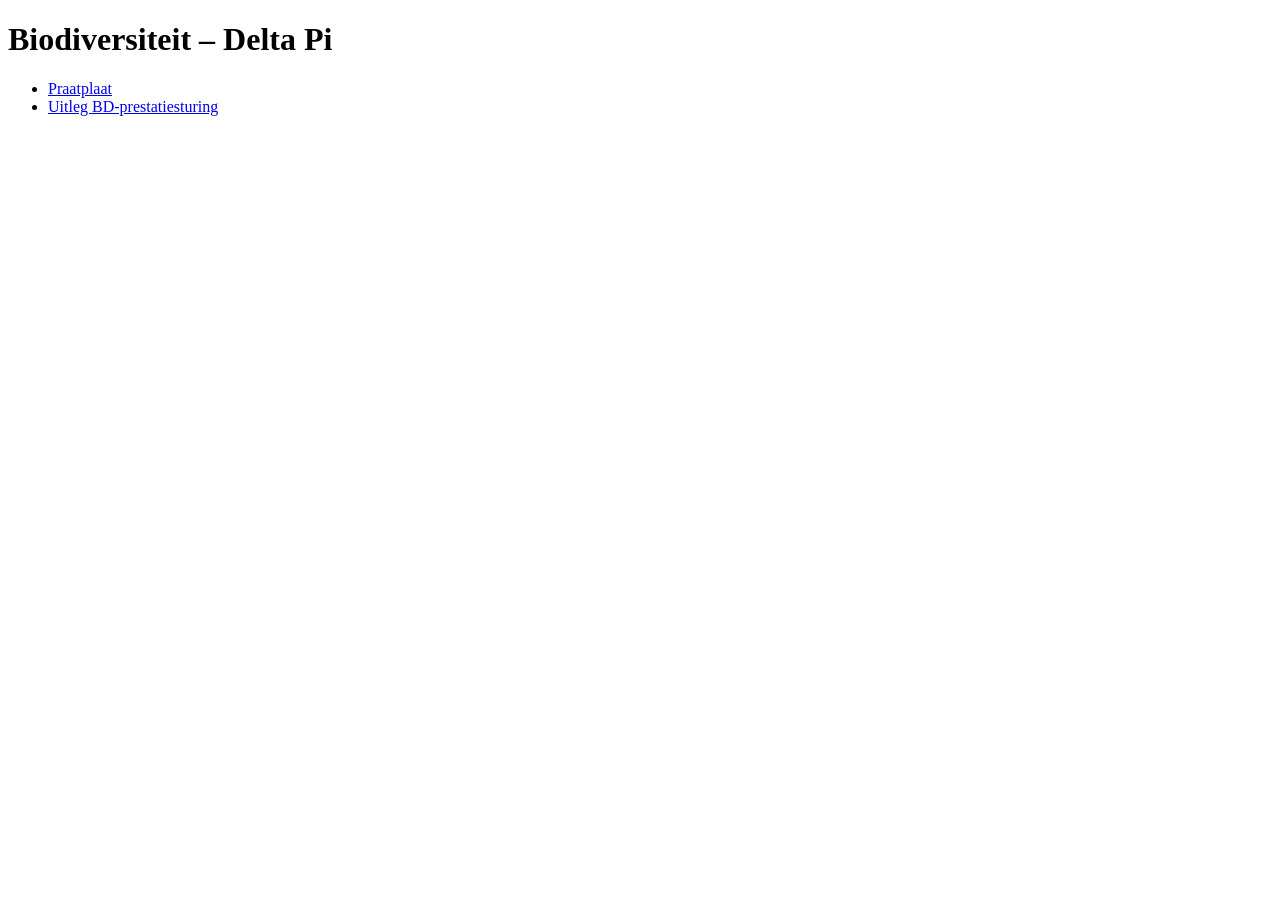
<file: index.html>
<!doctype html><meta charset="utf-8"><title>Biodiversiteit – Delta Pi</title>
<h1>Biodiversiteit – Delta Pi</h1><ul>
<li><a href="praatplaat/">Praatplaat</a></li>
<li><a href="uitleg-bd-prestatiesturing/">Uitleg BD-prestatiesturing</a></li></ul>
</file>
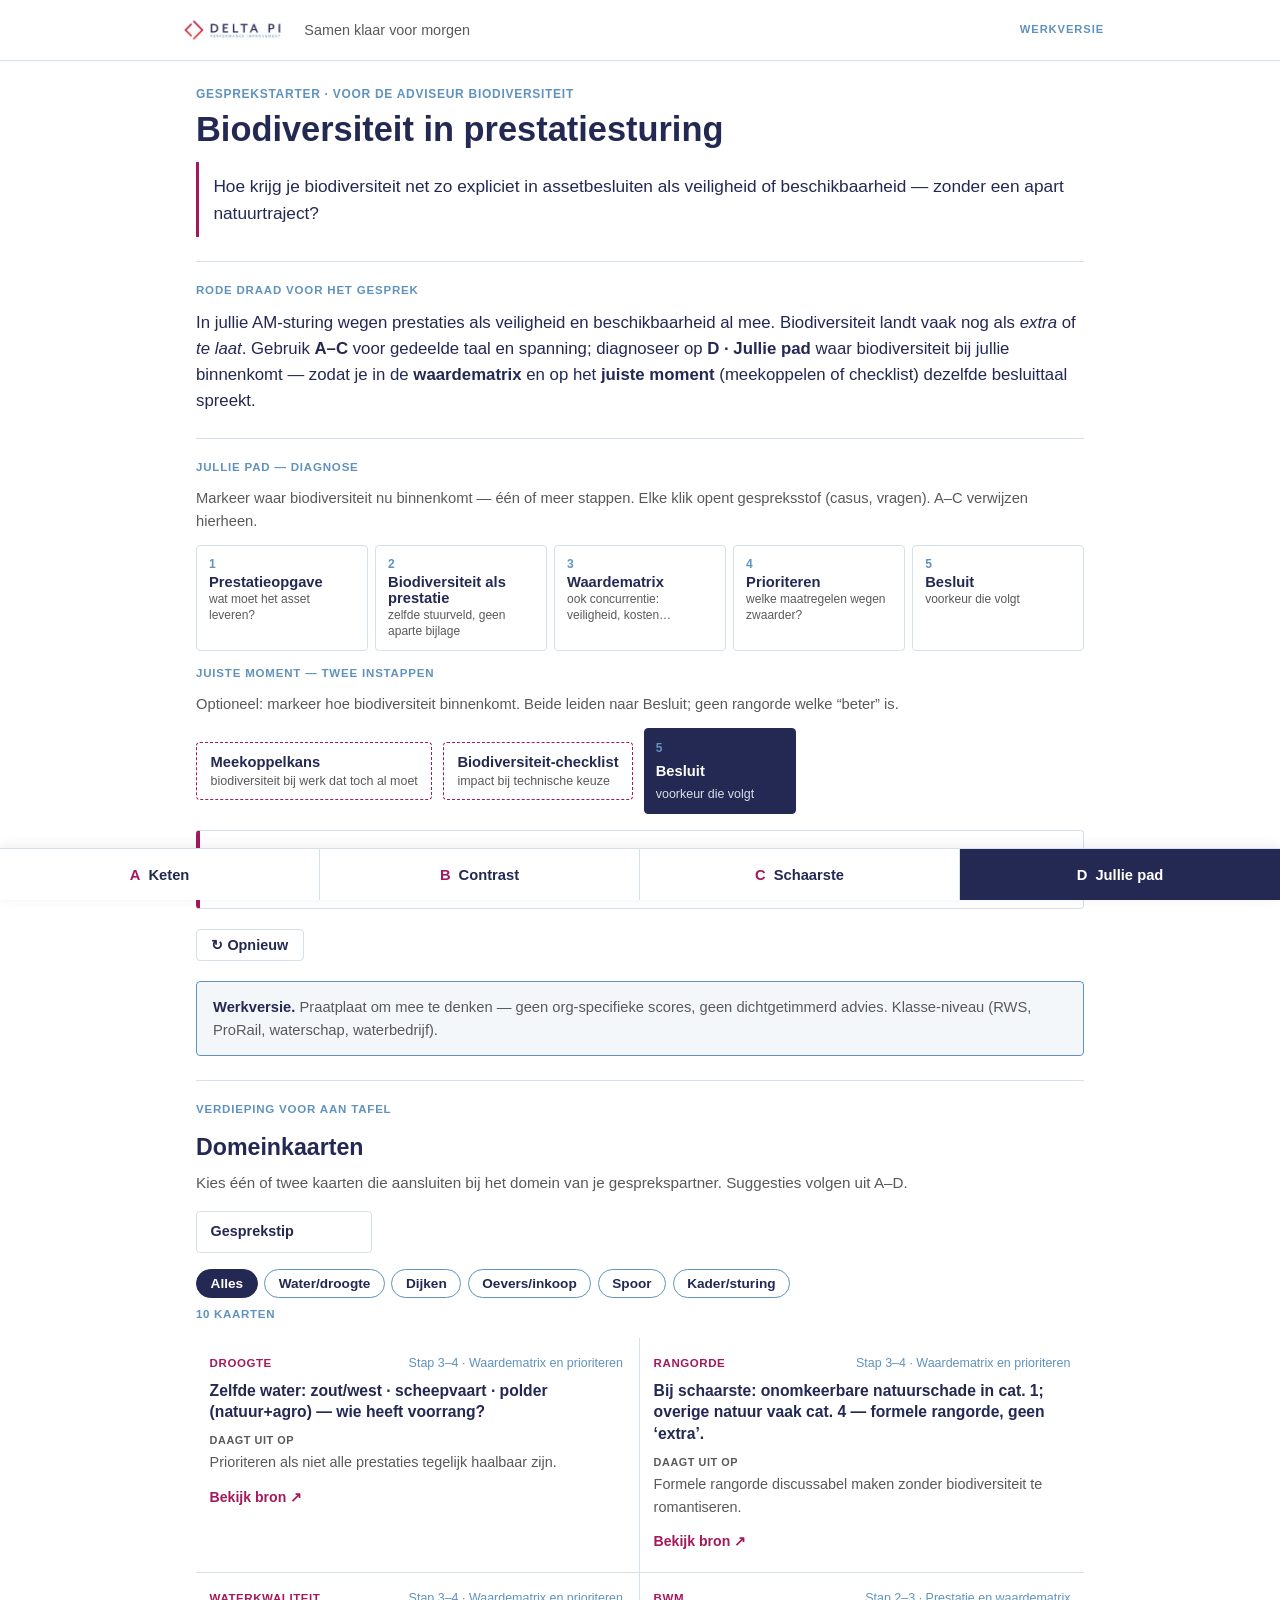
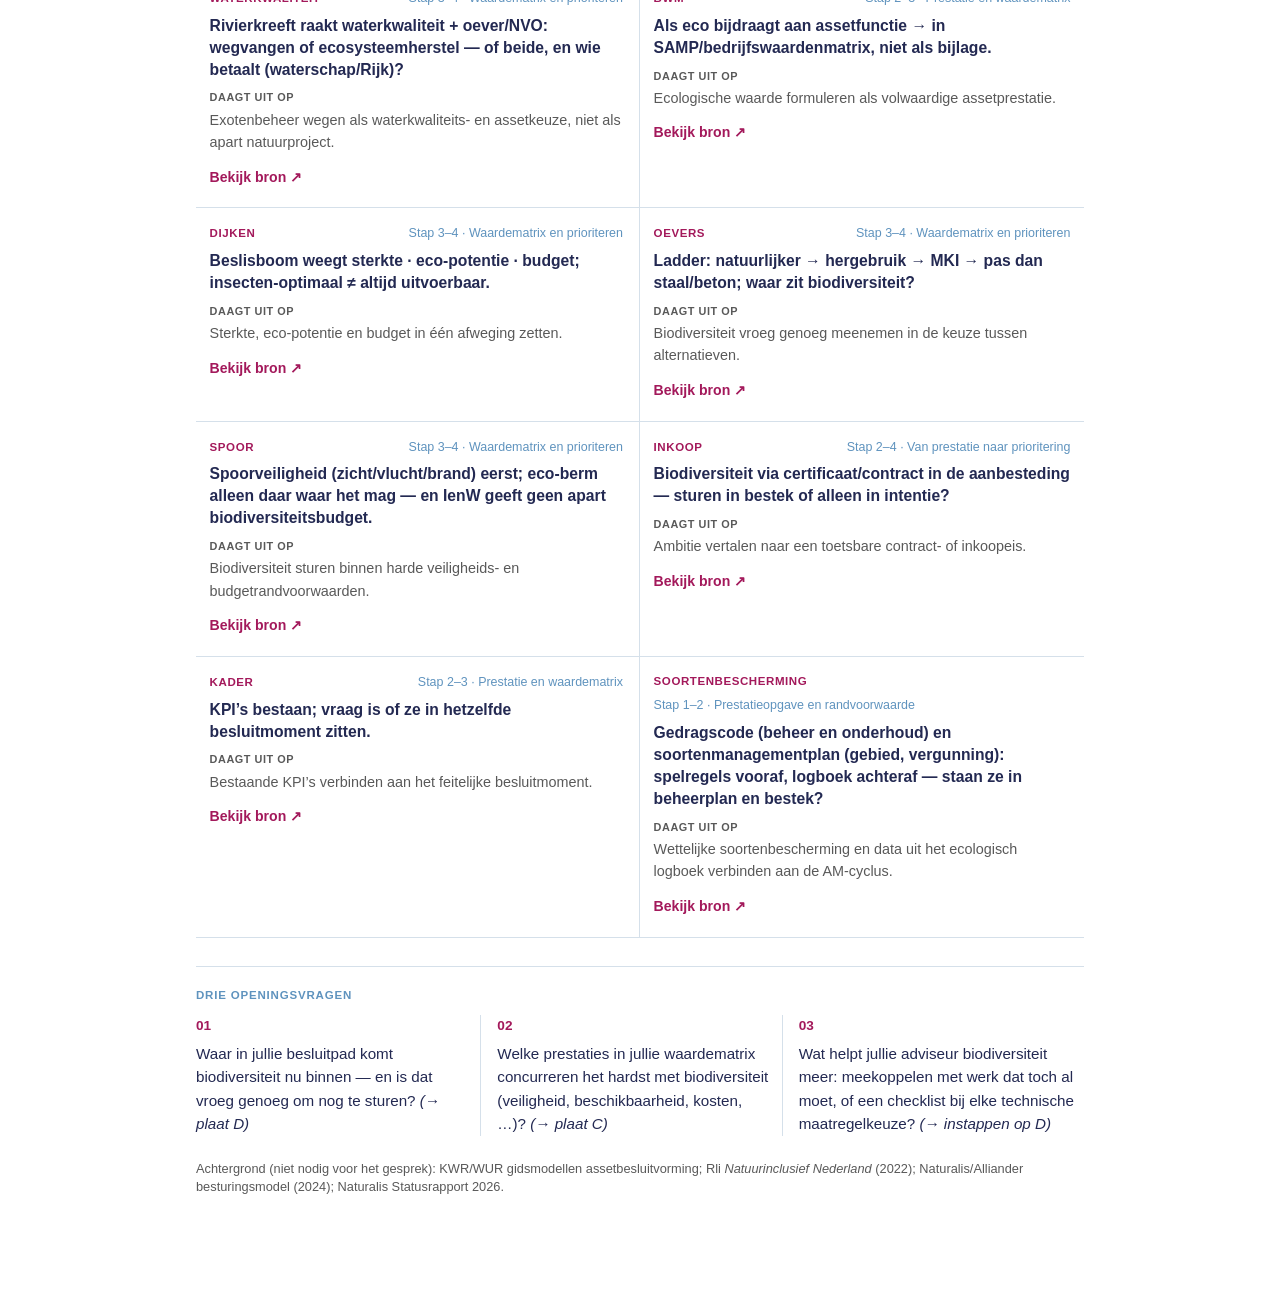
<file: praatplaat/index.html>
<!DOCTYPE html>
<html lang="nl">
<head>
  <meta charset="utf-8" />
  <meta name="viewport" content="width=device-width, initial-scale=1" />
  <title>Biodiversiteit in prestatiesturing — Delta Pi</title>
  <link rel="stylesheet" href="assets/dashboard.css" />
</head>
<body class="dp-dash" data-plate="d">
  <header class="dp-top">
    <div class="dp-top__inner">
      <div class="dp-top__brand">
        <img class="dp-top__logo" src="assets/logo.jpg" alt="Delta Pi" />
        <span class="dp-top__tagline">Samen klaar voor morgen</span>
      </div>
      <span class="dp-top__badge">Werkversie</span>
    </div>
  </header>

  <main class="dp-main">
    <p class="dp-kicker">Gesprekstarter · voor de adviseur biodiversiteit</p>
    <h1>Biodiversiteit in prestatiesturing</h1>
    <p class="dp-lead">Hoe krijg je biodiversiteit net zo expliciet in assetbesluiten als veiligheid of beschikbaarheid — zonder een apart natuurtraject?</p>

    <section class="dp-section">
      <h2 class="dp-section__label">Rode draad voor het gesprek</h2>
      <p class="dp-thread">In jullie AM-sturing wegen prestaties als veiligheid en beschikbaarheid al mee. Biodiversiteit landt vaak nog als <em>extra</em> of <em>te laat</em>. Gebruik <strong>A–C</strong> voor gedeelde taal en spanning; diagnoseer op <strong>D · Jullie pad</strong> waar biodiversiteit bij jullie binnenkomt — zodat je in de <strong>waardematrix</strong> en op het <strong>juiste moment</strong> (meekoppelen of checklist) dezelfde besluittaal spreekt.</p>
    </section>

    <!-- PLATE A: Keten -->
    <section class="dp-plate" data-plate-panel="a" hidden>
      <h2 class="dp-section__label">De besluitlijn — gedeelde taal</h2>
      <p class="dp-hint">Klik één stap of instap voor de openingsvraag. Uitwerking en casus staan op <strong>Jullie pad</strong>.</p>
      <div class="dp-flow" aria-label="Vijf stappen met vork naar besluit">
        <div class="dp-flow__row" role="group" aria-label="Stappen in de besluitlijn">
          <button type="button" class="dp-step dp-map-toggle" data-map="step" data-step="1" aria-pressed="false"><span class="dp-step__n">1</span><strong>Prestatieopgave</strong><span>wat moet het asset leveren?</span></button>
          <span class="dp-flow__arrow" aria-hidden="true">→</span>
          <button type="button" class="dp-step dp-step--accent dp-map-toggle" data-map="step" data-step="2" aria-pressed="false"><span class="dp-step__n">2</span><strong>Biodiversiteit als prestatie</strong><span>zelfde stuurveld, geen aparte bijlage</span></button>
          <span class="dp-flow__arrow" aria-hidden="true">→</span>
          <button type="button" class="dp-step dp-map-toggle" data-map="step" data-step="3" aria-pressed="false"><span class="dp-step__n">3</span><strong>Waardematrix</strong><span>ook concurrentie: veiligheid, kosten…</span></button>
          <span class="dp-flow__arrow" aria-hidden="true">→</span>
          <button type="button" class="dp-step dp-map-toggle" data-map="step" data-step="4" aria-pressed="false"><span class="dp-step__n">4</span><strong>Prioriteren</strong><span>welke maatregelen wegen zwaarder?</span></button>
        </div>
        <p class="dp-flow__fork-label">Juiste moment — twee instappen</p>
        <div class="dp-flow__fork" role="group" aria-label="Instapmomenten">
          <button type="button" class="dp-fork-box dp-map-toggle" data-map="fork" data-fork="meekoppel" aria-pressed="false">Meekoppelkans<span>biodiversiteit bij werk dat toch al moet</span></button>
          <button type="button" class="dp-fork-box dp-map-toggle" data-map="fork" data-fork="checklist" aria-pressed="false">Biodiversiteit-checklist<span>impact bij technische keuze</span></button>
          <button type="button" class="dp-step dp-step--decision dp-map-toggle" data-map="step" data-step="5" aria-pressed="false"><span class="dp-step__n">5</span><strong>Besluit</strong><span>voorkeur die volgt</span></button>
        </div>
      </div>
      <div class="dp-lens-feedback" id="map-feedback" aria-live="polite"></div>
    </section>

    <!-- PLATE B: Contrast -->
    <section class="dp-plate" data-plate-panel="b" hidden>
      <h2 class="dp-section__label">Bijlage of dezelfde tafel?</h2>
      <p class="dp-hint">Kies de framing die hier speelt. Markeer daarna op <strong>Jullie pad</strong> waar dat bij jullie landt.</p>
      <div class="dp-contrast" role="group" aria-label="Twee framings">
        <button type="button" class="dp-contrast__panel dp-contrast-toggle" data-contrast="bijlage" aria-pressed="false">
          <span class="dp-contrast__tag">Zo landt biodiversiteit vaak</span>
          <strong class="dp-contrast__title">Biodiversiteit als bijlage / late toets</strong>
          <span class="dp-contrast__body">Veiligheid of beschikbaarheid is al besloten. Biodiversiteit komt ernaast of erna — intentie, toets, apart traject.</span>
        </button>
        <button type="button" class="dp-contrast__panel dp-contrast__panel--ok dp-contrast-toggle" data-contrast="matrix" aria-pressed="false">
          <span class="dp-contrast__tag">Waar het heen moet</span>
          <strong class="dp-contrast__title">Biodiversiteit in de waardematrix</strong>
          <span class="dp-contrast__body">Zelfde besluittafel als veiligheid en beschikbaarheid. Zelfde stuurmoment — geen aparte bijlage.</span>
        </button>
      </div>
      <p class="dp-flow__mini-label">Gedeelde besluitlijn (compact)</p>
      <div class="dp-flow dp-flow--compact" id="contrast-chain" aria-hidden="true">
        <div class="dp-flow__row">
          <div class="dp-step" data-chain-step="1"><span class="dp-step__n">1</span><strong>Prestatieopgave</strong></div>
          <span class="dp-flow__arrow">→</span>
          <div class="dp-step dp-step--accent" data-chain-step="2"><span class="dp-step__n">2</span><strong>Biodiversiteit als prestatie</strong></div>
          <span class="dp-flow__arrow">→</span>
          <div class="dp-step" data-chain-step="3"><span class="dp-step__n">3</span><strong>Waardematrix</strong></div>
          <span class="dp-flow__arrow">→</span>
          <div class="dp-step" data-chain-step="4"><span class="dp-step__n">4</span><strong>Prioriteren</strong></div>
          <span class="dp-flow__arrow">→</span>
          <div class="dp-fork-box" data-chain-fork="both">Meekoppel / checklist</div>
          <span class="dp-flow__arrow">→</span>
          <div class="dp-step dp-step--decision" data-chain-step="5"><span class="dp-step__n">5</span><strong>Besluit</strong></div>
        </div>
      </div>
      <div class="dp-lens-feedback" id="contrast-feedback" aria-live="polite"></div>
    </section>

    <!-- PLATE C: Schaarste -->
    <section class="dp-plate" data-plate-panel="c" hidden>
      <h2 class="dp-section__label">De besluitlijn — concurrentie onder druk</h2>
      <p class="dp-hint">Klik wat hier wint onder druk. Door naar <strong>Jullie pad</strong> voor waardematrix en prioritering.</p>
      <p class="dp-crumbs" aria-hidden="true">1 → 2 → 3 → 4 → 5</p>
      <div class="dp-scarce">
        <div class="dp-scarce__left">
          <h3 class="dp-scarce__title">Rangorde bij schaarste</h3>
          <div class="dp-stack" role="group" aria-label="Rangorde-items">
            <button type="button" class="dp-stack__item dp-stack__item--high dp-scarce-toggle" data-scarce="cat1" aria-pressed="false"><strong>Onomkeerbare natuurschade — cat. 1</strong><span>hoog in de rangorde</span></button>
            <button type="button" class="dp-stack__item dp-scarce-toggle" data-scarce="cat4" aria-pressed="false"><strong>Overige natuur — vaak cat. 4</strong><span>lager in de rangorde</span></button>
            <button type="button" class="dp-stack__item dp-stack__item--safety dp-scarce-toggle" data-scarce="safety" aria-pressed="false"><strong>Veiligheid eerst: zicht · vlucht · brand</strong><span>eco-berm alleen daar waar het mag</span></button>
          </div>
          <p class="dp-scarce__cap">Onder druk wint niet altijd biodiversiteit.</p>
        </div>
        <div class="dp-scarce__right">
          <h3 class="dp-scarce__title">Juiste moment — twee instappen</h3>
          <div class="dp-flow__fork dp-flow__fork--solo" role="group" aria-label="Instapmomenten onder druk">
            <button type="button" class="dp-fork-box dp-scarce-fork" data-fork="meekoppel" aria-pressed="false">Meekoppelkans<span>biodiversiteit bij werk dat toch al moet</span></button>
            <button type="button" class="dp-fork-box dp-scarce-fork" data-fork="checklist" aria-pressed="false">Biodiversiteit-checklist<span>impact bij technische keuze</span></button>
            <div class="dp-step dp-step--decision"><span class="dp-step__n">5</span><strong>Besluit</strong><span>voorkeur die volgt</span></div>
          </div>
          <p class="dp-scarce__cap">Beide leiden naar Besluit; geen rangorde welke “beter” is.</p>
        </div>
      </div>
      <div class="dp-lens-feedback" id="scarce-feedback" aria-live="polite"></div>
    </section>

    <!-- PLATE D: Jullie pad -->
    <section class="dp-plate" data-plate-panel="d" hidden>
      <h2 class="dp-section__label">Jullie pad — diagnose</h2>
      <p class="dp-hint">Markeer waar biodiversiteit nu binnenkomt — één of meer stappen. Elke klik opent gespreksstof (casus, vragen). A–C verwijzen hierheen.</p>
      <div class="dp-path" role="group" aria-label="Markeer stappen waar biodiversiteit binnenkomt">
        <button type="button" class="dp-path__step" data-step="1" aria-pressed="false"><span class="dp-step__n">1</span><strong>Prestatieopgave</strong><span>wat moet het asset leveren?</span></button>
        <button type="button" class="dp-path__step" data-step="2" aria-pressed="false"><span class="dp-step__n">2</span><strong>Biodiversiteit als prestatie</strong><span>zelfde stuurveld, geen aparte bijlage</span></button>
        <button type="button" class="dp-path__step" data-step="3" aria-pressed="false"><span class="dp-step__n">3</span><strong>Waardematrix</strong><span>ook concurrentie: veiligheid, kosten…</span></button>
        <button type="button" class="dp-path__step" data-step="4" aria-pressed="false"><span class="dp-step__n">4</span><strong>Prioriteren</strong><span>welke maatregelen wegen zwaarder?</span></button>
        <button type="button" class="dp-path__step" data-step="5" aria-pressed="false"><span class="dp-step__n">5</span><strong>Besluit</strong><span>voorkeur die volgt</span></button>
      </div>

      <h2 class="dp-section__label">Juiste moment — twee instappen</h2>
      <p class="dp-hint">Optioneel: markeer hoe biodiversiteit binnenkomt. Beide leiden naar Besluit; geen rangorde welke “beter” is.</p>
      <div class="dp-flow__fork dp-flow__fork--solo" role="group" aria-label="Markeer meekoppelkans en/of checklist">
        <button type="button" class="dp-fork-box dp-fork-toggle" data-fork="meekoppel" aria-pressed="false">Meekoppelkans<span>biodiversiteit bij werk dat toch al moet</span></button>
        <button type="button" class="dp-fork-box dp-fork-toggle" data-fork="checklist" aria-pressed="false">Biodiversiteit-checklist<span>impact bij technische keuze</span></button>
        <div class="dp-step dp-step--decision"><span class="dp-step__n">5</span><strong>Besluit</strong><span>voorkeur die volgt</span></div>
      </div>

      <div class="dp-path__feedback" id="path-feedback" aria-live="polite"></div>
      <button type="button" class="dp-reset" id="path-reset">↻ Opnieuw</button>
    </section>

    <aside class="dp-note">
      <strong>Werkversie.</strong> Praatplaat om mee te denken — geen org-specifieke scores, geen dichtgetimmerd advies. Klasse-niveau (RWS, ProRail, waterschap, waterbedrijf).
    </aside>

    <section class="dp-deck" id="domeinkaarten">
      <div class="dp-deck__head">
        <div>
          <p class="dp-section__label">Verdieping voor aan tafel</p>
          <h2>Domeinkaarten</h2>
          <p class="dp-deck__intro">Kies één of twee kaarten die aansluiten bij het domein van je gesprekspartner. Suggesties volgen uit A–D.</p>
        </div>
        <details class="dp-tip">
          <summary>Gesprekstip</summary>
          <p><strong>D</strong> is de diagnose (waar landt biodiversiteit?). <strong>A</strong> levert de gedeelde taal, <strong>B</strong> de bijlage-framing, <strong>C</strong> de druk onder schaarste — klik daar om door te verwijzen naar D. Pak daarna 1–2 gemarkeerde domeinkaarten.</p>
        </details>
      </div>

      <div class="dp-filters" role="toolbar" aria-label="Filter domeinkaarten">
        <button type="button" class="dp-filter is-active" data-filter="all">Alles</button>
        <button type="button" class="dp-filter" data-filter="water">Water/droogte</button>
        <button type="button" class="dp-filter" data-filter="dijken">Dijken</button>
        <button type="button" class="dp-filter" data-filter="oevers">Oevers/inkoop</button>
        <button type="button" class="dp-filter" data-filter="spoor">Spoor</button>
        <button type="button" class="dp-filter" data-filter="kader">Kader/sturing</button>
      </div>
      <p class="dp-deck__count"><span id="card-count">10</span> kaarten</p>

      <div class="dp-cards" id="card-grid">
        <article class="dp-card" data-domain="water">
          <header class="dp-card__meta"><span class="dp-card__tag">Droogte</span><span class="dp-card__step">Stap 3–4 · Waardematrix en prioriteren</span></header>
          <p class="dp-card__title">Zelfde water: zout/west · scheepvaart · polder (natuur+agro) — wie heeft voorrang?</p>
          <p class="dp-card__challenge"><span>Daagt uit op</span> Prioriteren als niet alle prestaties tegelijk haalbaar zijn.</p>
          <a class="dp-card__src" href="https://platformwow.nl/terugblikken/2026/09/terugkijken-inleiding-infra-dialoog-over-droogte" target="_blank" rel="noopener">Bekijk bron ↗</a>
        </article>
        <article class="dp-card" data-domain="water">
          <header class="dp-card__meta"><span class="dp-card__tag">Rangorde</span><span class="dp-card__step">Stap 3–4 · Waardematrix en prioriteren</span></header>
          <p class="dp-card__title">Bij schaarste: onomkeerbare natuurschade in cat.&nbsp;1; overige natuur vaak cat.&nbsp;4 — formele rangorde, geen ‘extra’.</p>
          <p class="dp-card__challenge"><span>Daagt uit op</span> Formele rangorde discussabel maken zonder biodiversiteit te romantiseren.</p>
          <a class="dp-card__src" href="https://iplo.nl/thema/water/beheer-watersysteem/verdringingsreeks/" target="_blank" rel="noopener">Bekijk bron ↗</a>
        </article>
        <article class="dp-card" data-domain="water">
          <header class="dp-card__meta"><span class="dp-card__tag">Waterkwaliteit</span><span class="dp-card__step">Stap 3–4 · Waardematrix en prioriteren</span></header>
          <p class="dp-card__title">Rivierkreeft raakt waterkwaliteit + oever/NVO: wegvangen of ecosysteemherstel — of beide, en wie betaalt (waterschap/Rijk)?</p>
          <p class="dp-card__challenge"><span>Daagt uit op</span> Exotenbeheer wegen als waterkwaliteits- en assetkeuze, niet als apart natuurproject.</p>
          <a class="dp-card__src" href="https://platformwow.nl/terugblikken/2026/10/terugkijken-waterwebinar-aanpak-van-invasieve-rivierkreeften" target="_blank" rel="noopener">Bekijk bron ↗</a>
        </article>
        <article class="dp-card" data-domain="kader">
          <header class="dp-card__meta"><span class="dp-card__tag">BWM</span><span class="dp-card__step">Stap 2–3 · Prestatie en waardematrix</span></header>
          <p class="dp-card__title">Als eco bijdraagt aan assetfunctie → in SAMP/bedrijfswaardenmatrix, niet als bijlage.</p>
          <p class="dp-card__challenge"><span>Daagt uit op</span> Ecologische waarde formuleren als volwaardige assetprestatie.</p>
          <a class="dp-card__src" href="https://roadmapduurzaamhwbp.nl/wp-content/uploads/2025/03/Factsheet-3-DNa-verkenningsfase-def-opgemaakt.pdf" target="_blank" rel="noopener">Bekijk bron ↗</a>
        </article>
        <article class="dp-card" data-domain="dijken">
          <header class="dp-card__meta"><span class="dp-card__tag">Dijken</span><span class="dp-card__step">Stap 3–4 · Waardematrix en prioriteren</span></header>
          <p class="dp-card__title">Beslisboom weegt sterkte · eco-potentie · budget; insecten-optimaal ≠ altijd uitvoerbaar.</p>
          <p class="dp-card__challenge"><span>Daagt uit op</span> Sterkte, eco-potentie en budget in één afweging zetten.</p>
          <a class="dp-card__src" href="https://platformwow.nl/terugblikken/2025/10/terugblik-waterwebinar-bloemrijke-dijken" target="_blank" rel="noopener">Bekijk bron ↗</a>
        </article>
        <article class="dp-card" data-domain="oevers">
          <header class="dp-card__meta"><span class="dp-card__tag">Oevers</span><span class="dp-card__step">Stap 3–4 · Waardematrix en prioriteren</span></header>
          <p class="dp-card__title">Ladder: natuurlijker → hergebruik → MKI → pas dan staal/beton; waar zit biodiversiteit?</p>
          <p class="dp-card__challenge"><span>Daagt uit op</span> Biodiversiteit vroeg genoeg meenemen in de keuze tussen alternatieven.</p>
          <a class="dp-card__src" href="https://platformwow.nl/terugblikken/2025/09/waterwebinar-biobased-oevers-en-circulaire-oeverbescherming" target="_blank" rel="noopener">Bekijk bron ↗</a>
        </article>
        <article class="dp-card" data-domain="spoor">
          <header class="dp-card__meta"><span class="dp-card__tag">Spoor</span><span class="dp-card__step">Stap 3–4 · Waardematrix en prioriteren</span></header>
          <p class="dp-card__title">Spoorveiligheid (zicht/vlucht/brand) eerst; eco-berm alleen daar waar het mag — en IenW geeft geen apart biodiversiteitsbudget.</p>
          <p class="dp-card__challenge"><span>Daagt uit op</span> Biodiversiteit sturen binnen harde veiligheids- en budgetrandvoorwaarden.</p>
          <a class="dp-card__src" href="https://www.tweedekamer.nl/downloads/document?id=2025D14091" target="_blank" rel="noopener">Bekijk bron ↗</a>
        </article>
        <article class="dp-card" data-domain="oevers">
          <header class="dp-card__meta"><span class="dp-card__tag">Inkoop</span><span class="dp-card__step">Stap 2–4 · Van prestatie naar prioritering</span></header>
          <p class="dp-card__title">Biodiversiteit via certificaat/contract in de aanbesteding — sturen in bestek of alleen in intentie?</p>
          <p class="dp-card__challenge"><span>Daagt uit op</span> Ambitie vertalen naar een toetsbare contract- of inkoopeis.</p>
          <a class="dp-card__src" href="https://platformwow.nl/terugblikken/2025/05/waterwebinar-kleurkeur-blauw-biodiversiteit-versterken-in-oevers" target="_blank" rel="noopener">Bekijk bron ↗</a>
        </article>
        <article class="dp-card" data-domain="kader">
          <header class="dp-card__meta"><span class="dp-card__tag">Kader</span><span class="dp-card__step">Stap 2–3 · Prestatie en waardematrix</span></header>
          <p class="dp-card__title">KPI’s bestaan; vraag is of ze in hetzelfde besluitmoment zitten.</p>
          <p class="dp-card__challenge"><span>Daagt uit op</span> Bestaande KPI’s verbinden aan het feitelijke besluitmoment.</p>
          <a class="dp-card__src" href="https://www.stowa.nl/sites/default/files/assets/PUBLICATIES/Publicaties%202024/STOWA_2024-25_Raamwerk-biodiversiteit.pdf" target="_blank" rel="noopener">Bekijk bron ↗</a>
        </article>
        <article class="dp-card" data-domain="kader">
          <header class="dp-card__meta"><span class="dp-card__tag">Soortenbescherming</span><span class="dp-card__step">Stap 1–2 · Prestatieopgave en randvoorwaarde</span></header>
          <p class="dp-card__title">Gedragscode (beheer en onderhoud) en soortenmanagementplan (gebied, vergunning): spelregels vooraf, logboek achteraf — staan ze in beheerplan en bestek?</p>
          <p class="dp-card__challenge"><span>Daagt uit op</span> Wettelijke soortenbescherming en data uit het ecologisch logboek verbinden aan de AM-cyclus.</p>
          <a class="dp-card__src" href="https://www.tenderned.nl/papi/tenderned-rs-tns/v2/publicaties/417408/documenten/13941558/content" target="_blank" rel="noopener">Bekijk bron ↗</a>
        </article>
      </div>
    </section>

    <section class="dp-questions">
      <h2 class="dp-section__label">Drie openingsvragen</h2>
      <ol class="dp-questions__list">
        <li><span class="dp-questions__n">01</span> Waar in jullie besluitpad komt biodiversiteit nu binnen — en is dat vroeg genoeg om nog te sturen? <em>(→ plaat D)</em></li>
        <li><span class="dp-questions__n">02</span> Welke prestaties in jullie waardematrix concurreren het hardst met biodiversiteit (veiligheid, beschikbaarheid, kosten, …)? <em>(→ plaat C)</em></li>
        <li><span class="dp-questions__n">03</span> Wat helpt jullie adviseur biodiversiteit meer: meekoppelen met werk dat toch al moet, of een checklist bij elke technische maatregelkeuze? <em>(→ instappen op D)</em></li>
      </ol>
    </section>

    <p class="dp-sources">Achtergrond (niet nodig voor het gesprek): KWR/WUR gidsmodellen assetbesluitvorming; Rli <em>Natuurinclusief Nederland</em> (2022); Naturalis/Alliander besturingsmodel (2024); Naturalis Statusrapport 2026.</p>
  </main>

  <nav class="dp-tabs" aria-label="Kies plaat">
    <button type="button" class="dp-tabs__btn" data-plate="a" aria-pressed="false"><span>A</span> Keten</button>
    <button type="button" class="dp-tabs__btn" data-plate="b" aria-pressed="false"><span>B</span> Contrast</button>
    <button type="button" class="dp-tabs__btn" data-plate="c" aria-pressed="false"><span>C</span> Schaarste</button>
    <button type="button" class="dp-tabs__btn is-active" data-plate="d" aria-pressed="true"><span>D</span> Jullie pad</button>
  </nav>

  <script src="assets/dashboard.js"></script>
</body>
</html>
</file>
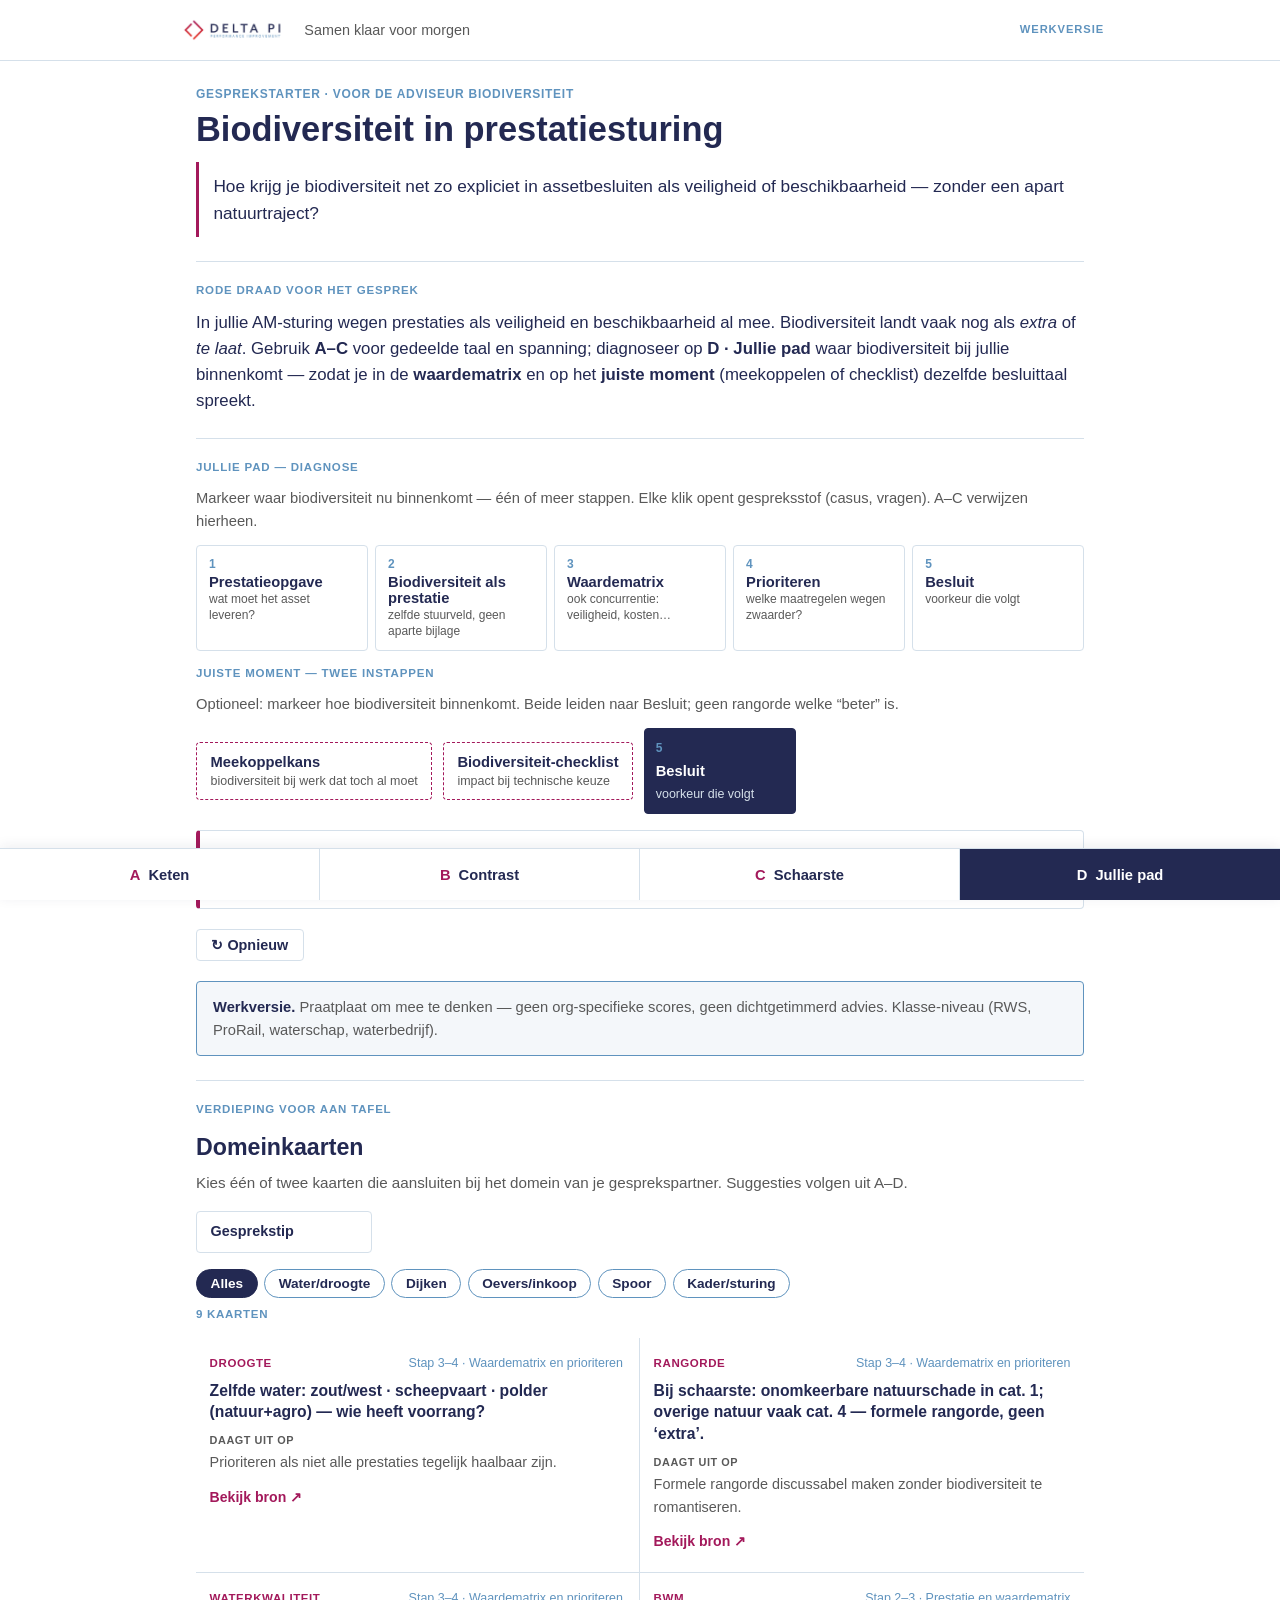
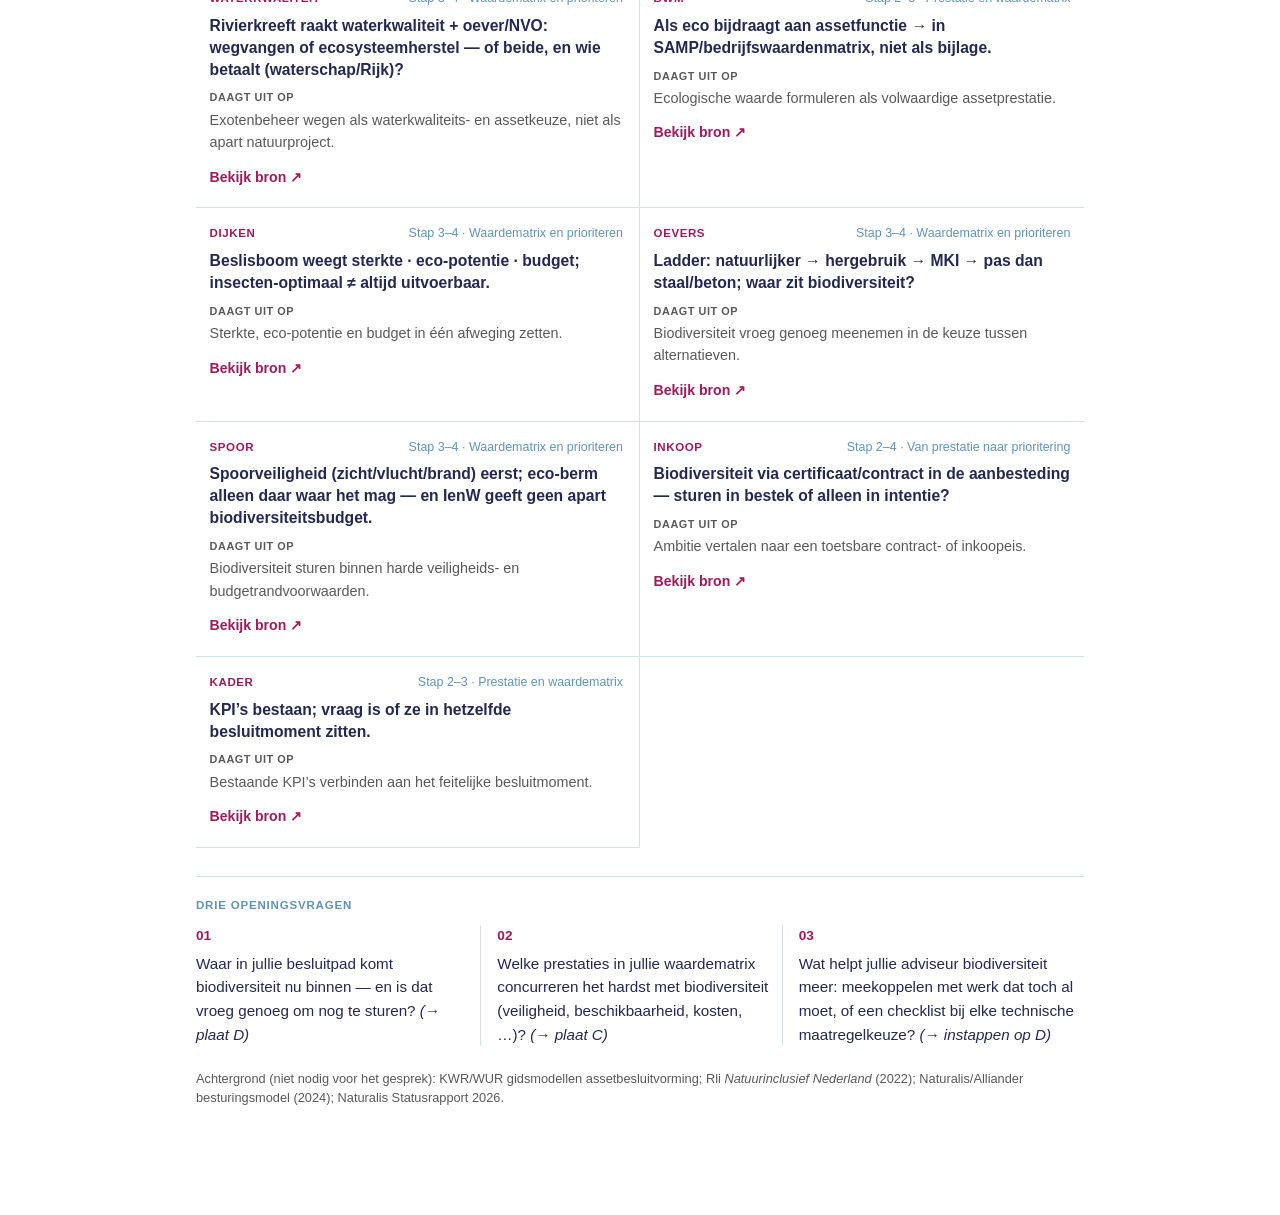
<file: uitleg-bd-prestatiesturing/index.html>
<!DOCTYPE html>
<html lang="nl">
<head>
  <meta charset="utf-8" />
  <meta name="viewport" content="width=device-width, initial-scale=1" />
  <title>Biodiversiteit in prestatiesturing — Delta Pi</title>
  <link rel="stylesheet" href="assets/dashboard.css" />
</head>
<body class="dp-dash" data-plate="d">
  <header class="dp-top">
    <div class="dp-top__inner">
      <div class="dp-top__brand">
        <img class="dp-top__logo" src="assets/logo.jpg" alt="Delta Pi" />
        <span class="dp-top__tagline">Samen klaar voor morgen</span>
      </div>
      <span class="dp-top__badge">Werkversie</span>
    </div>
  </header>

  <main class="dp-main">
    <p class="dp-kicker">Gesprekstarter · voor de adviseur biodiversiteit</p>
    <h1>Biodiversiteit in prestatiesturing</h1>
    <p class="dp-lead">Hoe krijg je biodiversiteit net zo expliciet in assetbesluiten als veiligheid of beschikbaarheid — zonder een apart natuurtraject?</p>

    <section class="dp-section">
      <h2 class="dp-section__label">Rode draad voor het gesprek</h2>
      <p class="dp-thread">In jullie AM-sturing wegen prestaties als veiligheid en beschikbaarheid al mee. Biodiversiteit landt vaak nog als <em>extra</em> of <em>te laat</em>. Gebruik <strong>A–C</strong> voor gedeelde taal en spanning; diagnoseer op <strong>D · Jullie pad</strong> waar biodiversiteit bij jullie binnenkomt — zodat je in de <strong>waardematrix</strong> en op het <strong>juiste moment</strong> (meekoppelen of checklist) dezelfde besluittaal spreekt.</p>
    </section>

    <!-- PLATE A: Keten -->
    <section class="dp-plate" data-plate-panel="a" hidden>
      <h2 class="dp-section__label">De besluitlijn — gedeelde taal</h2>
      <p class="dp-hint">Klik één stap of instap voor de openingsvraag. Uitwerking en casus staan op <strong>Jullie pad</strong>.</p>
      <div class="dp-flow" aria-label="Vijf stappen met vork naar besluit">
        <div class="dp-flow__row" role="group" aria-label="Stappen in de besluitlijn">
          <button type="button" class="dp-step dp-map-toggle" data-map="step" data-step="1" aria-pressed="false"><span class="dp-step__n">1</span><strong>Prestatieopgave</strong><span>wat moet het asset leveren?</span></button>
          <span class="dp-flow__arrow" aria-hidden="true">→</span>
          <button type="button" class="dp-step dp-step--accent dp-map-toggle" data-map="step" data-step="2" aria-pressed="false"><span class="dp-step__n">2</span><strong>Biodiversiteit als prestatie</strong><span>zelfde stuurveld, geen aparte bijlage</span></button>
          <span class="dp-flow__arrow" aria-hidden="true">→</span>
          <button type="button" class="dp-step dp-map-toggle" data-map="step" data-step="3" aria-pressed="false"><span class="dp-step__n">3</span><strong>Waardematrix</strong><span>ook concurrentie: veiligheid, kosten…</span></button>
          <span class="dp-flow__arrow" aria-hidden="true">→</span>
          <button type="button" class="dp-step dp-map-toggle" data-map="step" data-step="4" aria-pressed="false"><span class="dp-step__n">4</span><strong>Prioriteren</strong><span>welke maatregelen wegen zwaarder?</span></button>
        </div>
        <p class="dp-flow__fork-label">Juiste moment — twee instappen</p>
        <div class="dp-flow__fork" role="group" aria-label="Instapmomenten">
          <button type="button" class="dp-fork-box dp-map-toggle" data-map="fork" data-fork="meekoppel" aria-pressed="false">Meekoppelkans<span>biodiversiteit bij werk dat toch al moet</span></button>
          <button type="button" class="dp-fork-box dp-map-toggle" data-map="fork" data-fork="checklist" aria-pressed="false">Biodiversiteit-checklist<span>impact bij technische keuze</span></button>
          <button type="button" class="dp-step dp-step--decision dp-map-toggle" data-map="step" data-step="5" aria-pressed="false"><span class="dp-step__n">5</span><strong>Besluit</strong><span>voorkeur die volgt</span></button>
        </div>
      </div>
      <div class="dp-lens-feedback" id="map-feedback" aria-live="polite"></div>
    </section>

    <!-- PLATE B: Contrast -->
    <section class="dp-plate" data-plate-panel="b" hidden>
      <h2 class="dp-section__label">Bijlage of dezelfde tafel?</h2>
      <p class="dp-hint">Kies de framing die hier speelt. Markeer daarna op <strong>Jullie pad</strong> waar dat bij jullie landt.</p>
      <div class="dp-contrast" role="group" aria-label="Twee framings">
        <button type="button" class="dp-contrast__panel dp-contrast-toggle" data-contrast="bijlage" aria-pressed="false">
          <span class="dp-contrast__tag">Zo landt biodiversiteit vaak</span>
          <strong class="dp-contrast__title">Biodiversiteit als bijlage / late toets</strong>
          <span class="dp-contrast__body">Veiligheid of beschikbaarheid is al besloten. Biodiversiteit komt ernaast of erna — intentie, toets, apart traject.</span>
        </button>
        <button type="button" class="dp-contrast__panel dp-contrast__panel--ok dp-contrast-toggle" data-contrast="matrix" aria-pressed="false">
          <span class="dp-contrast__tag">Waar het heen moet</span>
          <strong class="dp-contrast__title">Biodiversiteit in de waardematrix</strong>
          <span class="dp-contrast__body">Zelfde besluittafel als veiligheid en beschikbaarheid. Zelfde stuurmoment — geen aparte bijlage.</span>
        </button>
      </div>
      <p class="dp-flow__mini-label">Gedeelde besluitlijn (compact)</p>
      <div class="dp-flow dp-flow--compact" id="contrast-chain" aria-hidden="true">
        <div class="dp-flow__row">
          <div class="dp-step" data-chain-step="1"><span class="dp-step__n">1</span><strong>Prestatieopgave</strong></div>
          <span class="dp-flow__arrow">→</span>
          <div class="dp-step dp-step--accent" data-chain-step="2"><span class="dp-step__n">2</span><strong>Biodiversiteit als prestatie</strong></div>
          <span class="dp-flow__arrow">→</span>
          <div class="dp-step" data-chain-step="3"><span class="dp-step__n">3</span><strong>Waardematrix</strong></div>
          <span class="dp-flow__arrow">→</span>
          <div class="dp-step" data-chain-step="4"><span class="dp-step__n">4</span><strong>Prioriteren</strong></div>
          <span class="dp-flow__arrow">→</span>
          <div class="dp-fork-box" data-chain-fork="both">Meekoppel / checklist</div>
          <span class="dp-flow__arrow">→</span>
          <div class="dp-step dp-step--decision" data-chain-step="5"><span class="dp-step__n">5</span><strong>Besluit</strong></div>
        </div>
      </div>
      <div class="dp-lens-feedback" id="contrast-feedback" aria-live="polite"></div>
    </section>

    <!-- PLATE C: Schaarste -->
    <section class="dp-plate" data-plate-panel="c" hidden>
      <h2 class="dp-section__label">De besluitlijn — concurrentie onder druk</h2>
      <p class="dp-hint">Klik wat hier wint onder druk. Door naar <strong>Jullie pad</strong> voor waardematrix en prioritering.</p>
      <p class="dp-crumbs" aria-hidden="true">1 → 2 → 3 → 4 → 5</p>
      <div class="dp-scarce">
        <div class="dp-scarce__left">
          <h3 class="dp-scarce__title">Rangorde bij schaarste</h3>
          <div class="dp-stack" role="group" aria-label="Rangorde-items">
            <button type="button" class="dp-stack__item dp-stack__item--high dp-scarce-toggle" data-scarce="cat1" aria-pressed="false"><strong>Onomkeerbare natuurschade — cat. 1</strong><span>hoog in de rangorde</span></button>
            <button type="button" class="dp-stack__item dp-scarce-toggle" data-scarce="cat4" aria-pressed="false"><strong>Overige natuur — vaak cat. 4</strong><span>lager in de rangorde</span></button>
            <button type="button" class="dp-stack__item dp-stack__item--safety dp-scarce-toggle" data-scarce="safety" aria-pressed="false"><strong>Veiligheid eerst: zicht · vlucht · brand</strong><span>eco-berm alleen daar waar het mag</span></button>
          </div>
          <p class="dp-scarce__cap">Onder druk wint niet altijd biodiversiteit.</p>
        </div>
        <div class="dp-scarce__right">
          <h3 class="dp-scarce__title">Juiste moment — twee instappen</h3>
          <div class="dp-flow__fork dp-flow__fork--solo" role="group" aria-label="Instapmomenten onder druk">
            <button type="button" class="dp-fork-box dp-scarce-fork" data-fork="meekoppel" aria-pressed="false">Meekoppelkans<span>biodiversiteit bij werk dat toch al moet</span></button>
            <button type="button" class="dp-fork-box dp-scarce-fork" data-fork="checklist" aria-pressed="false">Biodiversiteit-checklist<span>impact bij technische keuze</span></button>
            <div class="dp-step dp-step--decision"><span class="dp-step__n">5</span><strong>Besluit</strong><span>voorkeur die volgt</span></div>
          </div>
          <p class="dp-scarce__cap">Beide leiden naar Besluit; geen rangorde welke “beter” is.</p>
        </div>
      </div>
      <div class="dp-lens-feedback" id="scarce-feedback" aria-live="polite"></div>
    </section>

    <!-- PLATE D: Jullie pad -->
    <section class="dp-plate" data-plate-panel="d" hidden>
      <h2 class="dp-section__label">Jullie pad — diagnose</h2>
      <p class="dp-hint">Markeer waar biodiversiteit nu binnenkomt — één of meer stappen. Elke klik opent gespreksstof (casus, vragen). A–C verwijzen hierheen.</p>
      <div class="dp-path" role="group" aria-label="Markeer stappen waar biodiversiteit binnenkomt">
        <button type="button" class="dp-path__step" data-step="1" aria-pressed="false"><span class="dp-step__n">1</span><strong>Prestatieopgave</strong><span>wat moet het asset leveren?</span></button>
        <button type="button" class="dp-path__step" data-step="2" aria-pressed="false"><span class="dp-step__n">2</span><strong>Biodiversiteit als prestatie</strong><span>zelfde stuurveld, geen aparte bijlage</span></button>
        <button type="button" class="dp-path__step" data-step="3" aria-pressed="false"><span class="dp-step__n">3</span><strong>Waardematrix</strong><span>ook concurrentie: veiligheid, kosten…</span></button>
        <button type="button" class="dp-path__step" data-step="4" aria-pressed="false"><span class="dp-step__n">4</span><strong>Prioriteren</strong><span>welke maatregelen wegen zwaarder?</span></button>
        <button type="button" class="dp-path__step" data-step="5" aria-pressed="false"><span class="dp-step__n">5</span><strong>Besluit</strong><span>voorkeur die volgt</span></button>
      </div>

      <h2 class="dp-section__label">Juiste moment — twee instappen</h2>
      <p class="dp-hint">Optioneel: markeer hoe biodiversiteit binnenkomt. Beide leiden naar Besluit; geen rangorde welke “beter” is.</p>
      <div class="dp-flow__fork dp-flow__fork--solo" role="group" aria-label="Markeer meekoppelkans en/of checklist">
        <button type="button" class="dp-fork-box dp-fork-toggle" data-fork="meekoppel" aria-pressed="false">Meekoppelkans<span>biodiversiteit bij werk dat toch al moet</span></button>
        <button type="button" class="dp-fork-box dp-fork-toggle" data-fork="checklist" aria-pressed="false">Biodiversiteit-checklist<span>impact bij technische keuze</span></button>
        <div class="dp-step dp-step--decision"><span class="dp-step__n">5</span><strong>Besluit</strong><span>voorkeur die volgt</span></div>
      </div>

      <div class="dp-path__feedback" id="path-feedback" aria-live="polite"></div>
      <button type="button" class="dp-reset" id="path-reset">↻ Opnieuw</button>
    </section>

    <aside class="dp-note">
      <strong>Werkversie.</strong> Praatplaat om mee te denken — geen org-specifieke scores, geen dichtgetimmerd advies. Klasse-niveau (RWS, ProRail, waterschap, waterbedrijf).
    </aside>

    <section class="dp-deck" id="domeinkaarten">
      <div class="dp-deck__head">
        <div>
          <p class="dp-section__label">Verdieping voor aan tafel</p>
          <h2>Domeinkaarten</h2>
          <p class="dp-deck__intro">Kies één of twee kaarten die aansluiten bij het domein van je gesprekspartner. Suggesties volgen uit A–D.</p>
        </div>
        <details class="dp-tip">
          <summary>Gesprekstip</summary>
          <p><strong>D</strong> is de diagnose (waar landt biodiversiteit?). <strong>A</strong> levert de gedeelde taal, <strong>B</strong> de bijlage-framing, <strong>C</strong> de druk onder schaarste — klik daar om door te verwijzen naar D. Pak daarna 1–2 gemarkeerde domeinkaarten.</p>
        </details>
      </div>

      <div class="dp-filters" role="toolbar" aria-label="Filter domeinkaarten">
        <button type="button" class="dp-filter is-active" data-filter="all">Alles</button>
        <button type="button" class="dp-filter" data-filter="water">Water/droogte</button>
        <button type="button" class="dp-filter" data-filter="dijken">Dijken</button>
        <button type="button" class="dp-filter" data-filter="oevers">Oevers/inkoop</button>
        <button type="button" class="dp-filter" data-filter="spoor">Spoor</button>
        <button type="button" class="dp-filter" data-filter="kader">Kader/sturing</button>
      </div>
      <p class="dp-deck__count"><span id="card-count">9</span> kaarten</p>

      <div class="dp-cards" id="card-grid">
        <article class="dp-card" data-domain="water">
          <header class="dp-card__meta"><span class="dp-card__tag">Droogte</span><span class="dp-card__step">Stap 3–4 · Waardematrix en prioriteren</span></header>
          <p class="dp-card__title">Zelfde water: zout/west · scheepvaart · polder (natuur+agro) — wie heeft voorrang?</p>
          <p class="dp-card__challenge"><span>Daagt uit op</span> Prioriteren als niet alle prestaties tegelijk haalbaar zijn.</p>
          <a class="dp-card__src" href="https://platformwow.nl/terugblikken/2026/09/terugkijken-inleiding-infra-dialoog-over-droogte" target="_blank" rel="noopener">Bekijk bron ↗</a>
        </article>
        <article class="dp-card" data-domain="water">
          <header class="dp-card__meta"><span class="dp-card__tag">Rangorde</span><span class="dp-card__step">Stap 3–4 · Waardematrix en prioriteren</span></header>
          <p class="dp-card__title">Bij schaarste: onomkeerbare natuurschade in cat.&nbsp;1; overige natuur vaak cat.&nbsp;4 — formele rangorde, geen ‘extra’.</p>
          <p class="dp-card__challenge"><span>Daagt uit op</span> Formele rangorde discussabel maken zonder biodiversiteit te romantiseren.</p>
          <a class="dp-card__src" href="https://iplo.nl/thema/water/beheer-watersysteem/verdringingsreeks/" target="_blank" rel="noopener">Bekijk bron ↗</a>
        </article>
        <article class="dp-card" data-domain="water">
          <header class="dp-card__meta"><span class="dp-card__tag">Waterkwaliteit</span><span class="dp-card__step">Stap 3–4 · Waardematrix en prioriteren</span></header>
          <p class="dp-card__title">Rivierkreeft raakt waterkwaliteit + oever/NVO: wegvangen of ecosysteemherstel — of beide, en wie betaalt (waterschap/Rijk)?</p>
          <p class="dp-card__challenge"><span>Daagt uit op</span> Exotenbeheer wegen als waterkwaliteits- en assetkeuze, niet als apart natuurproject.</p>
          <a class="dp-card__src" href="https://platformwow.nl/terugblikken/2026/10/terugkijken-waterwebinar-aanpak-van-invasieve-rivierkreeften" target="_blank" rel="noopener">Bekijk bron ↗</a>
        </article>
        <article class="dp-card" data-domain="kader">
          <header class="dp-card__meta"><span class="dp-card__tag">BWM</span><span class="dp-card__step">Stap 2–3 · Prestatie en waardematrix</span></header>
          <p class="dp-card__title">Als eco bijdraagt aan assetfunctie → in SAMP/bedrijfswaardenmatrix, niet als bijlage.</p>
          <p class="dp-card__challenge"><span>Daagt uit op</span> Ecologische waarde formuleren als volwaardige assetprestatie.</p>
          <a class="dp-card__src" href="https://roadmapduurzaamhwbp.nl/wp-content/uploads/2025/03/Factsheet-3-DNa-verkenningsfase-def-opgemaakt.pdf" target="_blank" rel="noopener">Bekijk bron ↗</a>
        </article>
        <article class="dp-card" data-domain="dijken">
          <header class="dp-card__meta"><span class="dp-card__tag">Dijken</span><span class="dp-card__step">Stap 3–4 · Waardematrix en prioriteren</span></header>
          <p class="dp-card__title">Beslisboom weegt sterkte · eco-potentie · budget; insecten-optimaal ≠ altijd uitvoerbaar.</p>
          <p class="dp-card__challenge"><span>Daagt uit op</span> Sterkte, eco-potentie en budget in één afweging zetten.</p>
          <a class="dp-card__src" href="https://platformwow.nl/terugblikken/2025/10/terugblik-waterwebinar-bloemrijke-dijken" target="_blank" rel="noopener">Bekijk bron ↗</a>
        </article>
        <article class="dp-card" data-domain="oevers">
          <header class="dp-card__meta"><span class="dp-card__tag">Oevers</span><span class="dp-card__step">Stap 3–4 · Waardematrix en prioriteren</span></header>
          <p class="dp-card__title">Ladder: natuurlijker → hergebruik → MKI → pas dan staal/beton; waar zit biodiversiteit?</p>
          <p class="dp-card__challenge"><span>Daagt uit op</span> Biodiversiteit vroeg genoeg meenemen in de keuze tussen alternatieven.</p>
          <a class="dp-card__src" href="https://platformwow.nl/terugblikken/2025/09/waterwebinar-biobased-oevers-en-circulaire-oeverbescherming" target="_blank" rel="noopener">Bekijk bron ↗</a>
        </article>
        <article class="dp-card" data-domain="spoor">
          <header class="dp-card__meta"><span class="dp-card__tag">Spoor</span><span class="dp-card__step">Stap 3–4 · Waardematrix en prioriteren</span></header>
          <p class="dp-card__title">Spoorveiligheid (zicht/vlucht/brand) eerst; eco-berm alleen daar waar het mag — en IenW geeft geen apart biodiversiteitsbudget.</p>
          <p class="dp-card__challenge"><span>Daagt uit op</span> Biodiversiteit sturen binnen harde veiligheids- en budgetrandvoorwaarden.</p>
          <a class="dp-card__src" href="https://www.tweedekamer.nl/downloads/document?id=2025D14091" target="_blank" rel="noopener">Bekijk bron ↗</a>
        </article>
        <article class="dp-card" data-domain="oevers">
          <header class="dp-card__meta"><span class="dp-card__tag">Inkoop</span><span class="dp-card__step">Stap 2–4 · Van prestatie naar prioritering</span></header>
          <p class="dp-card__title">Biodiversiteit via certificaat/contract in de aanbesteding — sturen in bestek of alleen in intentie?</p>
          <p class="dp-card__challenge"><span>Daagt uit op</span> Ambitie vertalen naar een toetsbare contract- of inkoopeis.</p>
          <a class="dp-card__src" href="https://platformwow.nl/terugblikken/2025/05/waterwebinar-kleurkeur-blauw-biodiversiteit-versterken-in-oevers" target="_blank" rel="noopener">Bekijk bron ↗</a>
        </article>
        <article class="dp-card" data-domain="kader">
          <header class="dp-card__meta"><span class="dp-card__tag">Kader</span><span class="dp-card__step">Stap 2–3 · Prestatie en waardematrix</span></header>
          <p class="dp-card__title">KPI’s bestaan; vraag is of ze in hetzelfde besluitmoment zitten.</p>
          <p class="dp-card__challenge"><span>Daagt uit op</span> Bestaande KPI’s verbinden aan het feitelijke besluitmoment.</p>
          <a class="dp-card__src" href="https://www.stowa.nl/sites/default/files/assets/PUBLICATIES/Publicaties%202024/STOWA_2024-25_Raamwerk-biodiversiteit.pdf" target="_blank" rel="noopener">Bekijk bron ↗</a>
        </article>
      </div>
    </section>

    <section class="dp-questions">
      <h2 class="dp-section__label">Drie openingsvragen</h2>
      <ol class="dp-questions__list">
        <li><span class="dp-questions__n">01</span> Waar in jullie besluitpad komt biodiversiteit nu binnen — en is dat vroeg genoeg om nog te sturen? <em>(→ plaat D)</em></li>
        <li><span class="dp-questions__n">02</span> Welke prestaties in jullie waardematrix concurreren het hardst met biodiversiteit (veiligheid, beschikbaarheid, kosten, …)? <em>(→ plaat C)</em></li>
        <li><span class="dp-questions__n">03</span> Wat helpt jullie adviseur biodiversiteit meer: meekoppelen met werk dat toch al moet, of een checklist bij elke technische maatregelkeuze? <em>(→ instappen op D)</em></li>
      </ol>
    </section>

    <p class="dp-sources">Achtergrond (niet nodig voor het gesprek): KWR/WUR gidsmodellen assetbesluitvorming; Rli <em>Natuurinclusief Nederland</em> (2022); Naturalis/Alliander besturingsmodel (2024); Naturalis Statusrapport 2026.</p>
  </main>

  <nav class="dp-tabs" aria-label="Kies plaat">
    <button type="button" class="dp-tabs__btn" data-plate="a" aria-pressed="false"><span>A</span> Keten</button>
    <button type="button" class="dp-tabs__btn" data-plate="b" aria-pressed="false"><span>B</span> Contrast</button>
    <button type="button" class="dp-tabs__btn" data-plate="c" aria-pressed="false"><span>C</span> Schaarste</button>
    <button type="button" class="dp-tabs__btn is-active" data-plate="d" aria-pressed="true"><span>D</span> Jullie pad</button>
  </nav>

  <script src="assets/dashboard.js"></script>
</body>
</html>
</file>
<file: praatplaat/assets/dashboard.css>
/* Delta Pi — gespreksdashboard (Lovable-prototype nabouw)
   Kleuren: dp_stijl.json */

:root {
  --dp-blauw: #5f93be;
  --dp-donkerblauw: #232952;
  --dp-magenta: #a3195b;
  --dp-grijs: #595959;
  --dp-wit: #ffffff;
  --dp-licht: #f4f7fa;
  --dp-border: #d5e0ea;
  --dp-font: "Gill Sans", "Gill Sans MT", Calibri, "Trebuchet MS", sans-serif;
  --dp-max: 58rem;
  --dp-tabs-h: 3.25rem;
}

*,
*::before,
*::after {
  box-sizing: border-box;
}

body.dp-dash {
  margin: 0;
  font-family: var(--dp-font);
  font-size: 1.05rem;
  line-height: 1.55;
  color: var(--dp-donkerblauw);
  background: var(--dp-wit);
  padding-bottom: calc(var(--dp-tabs-h) + 1.5rem);
}

a {
  color: var(--dp-magenta);
}

a:hover {
  color: var(--dp-donkerblauw);
}

.dp-top {
  border-bottom: 1px solid var(--dp-border);
  background: var(--dp-wit);
  padding: 0.75rem 1.25rem;
  position: sticky;
  top: 0;
  z-index: 20;
}

.dp-top__inner {
  max-width: var(--dp-max);
  margin: 0 auto;
  display: flex;
  align-items: center;
  justify-content: space-between;
  gap: 1rem;
}

.dp-top__brand {
  display: flex;
  align-items: center;
  gap: 0.75rem;
}

.dp-top__logo {
  height: 2.25rem;
  width: auto;
  display: block;
}

.dp-top__tagline {
  font-size: 0.9rem;
  color: var(--dp-grijs);
}

.dp-top__badge {
  font-size: 0.7rem;
  font-weight: 700;
  letter-spacing: 0.08em;
  text-transform: uppercase;
  color: var(--dp-blauw);
}

.dp-main {
  max-width: var(--dp-max);
  margin: 0 auto;
  padding: 1.5rem 1.25rem 2rem;
}

.dp-kicker {
  margin: 0 0 0.35rem;
  font-size: 0.75rem;
  font-weight: 700;
  letter-spacing: 0.06em;
  text-transform: uppercase;
  color: var(--dp-blauw);
}

h1 {
  margin: 0 0 0.75rem;
  font-size: clamp(1.65rem, 3vw, 2.15rem);
  font-weight: 700;
  line-height: 1.2;
  color: var(--dp-donkerblauw);
}

.dp-lead {
  margin: 0 0 1.5rem;
  padding: 0.65rem 0 0.65rem 0.9rem;
  border-left: 3px solid var(--dp-magenta);
  font-size: 1.08rem;
  color: var(--dp-donkerblauw);
}

.dp-section {
  margin-bottom: 1.5rem;
  padding-top: 1.25rem;
  border-top: 1px solid var(--dp-border);
}

.dp-section__label {
  margin: 0 0 0.65rem;
  font-size: 0.72rem;
  font-weight: 700;
  letter-spacing: 0.07em;
  text-transform: uppercase;
  color: var(--dp-blauw);
}

.dp-thread {
  margin: 0;
  color: var(--dp-donkerblauw);
}

.dp-plate {
  margin-bottom: 1.25rem;
  padding-top: 1.25rem;
  border-top: 1px solid var(--dp-border);
}

.dp-plate[hidden] {
  display: none !important;
}

.dp-hint,
.dp-crumbs {
  margin: 0 0 0.75rem;
  font-size: 0.92rem;
  color: var(--dp-grijs);
}

.dp-flow__row {
  display: flex;
  flex-wrap: wrap;
  align-items: stretch;
  gap: 0.4rem 0.35rem;
}

.dp-flow__arrow {
  align-self: center;
  color: var(--dp-blauw);
  font-weight: 700;
}

.dp-step {
  flex: 1 1 7.5rem;
  min-width: 7rem;
  max-width: 11rem;
  padding: 0.65rem 0.7rem;
  border: 1.5px solid var(--dp-blauw);
  border-radius: 4px;
  background: var(--dp-wit);
  display: flex;
  flex-direction: column;
  gap: 0.15rem;
}

button.dp-step,
button.dp-fork-box,
button.dp-stack__item,
button.dp-contrast__panel {
  appearance: none;
  font-family: inherit;
  text-align: left;
  cursor: pointer;
  color: inherit;
}

button.dp-step:hover,
button.dp-fork-box.dp-map-toggle:hover,
button.dp-fork-box.dp-scarce-fork:hover {
  border-color: var(--dp-magenta);
}

button.dp-step.dp-map-toggle[aria-pressed="true"]:not(.dp-step--decision) {
  background: var(--dp-magenta);
  border-color: var(--dp-magenta);
  color: var(--dp-wit);
}

button.dp-step.dp-map-toggle[aria-pressed="true"]:not(.dp-step--decision) .dp-step__n,
button.dp-step.dp-map-toggle[aria-pressed="true"]:not(.dp-step--decision) > span:not(.dp-step__n) {
  color: rgba(255, 255, 255, 0.88);
}

button.dp-step.dp-map-toggle.dp-step--decision[aria-pressed="true"] {
  outline: 3px solid var(--dp-magenta);
  outline-offset: 2px;
}

button.dp-fork-box.dp-map-toggle[aria-pressed="true"],
button.dp-fork-box.dp-scarce-fork[aria-pressed="true"] {
  background: var(--dp-blauw);
  border-style: solid;
  border-color: var(--dp-blauw);
  color: var(--dp-wit);
}

button.dp-fork-box.dp-map-toggle[aria-pressed="true"] span,
button.dp-fork-box.dp-scarce-fork[aria-pressed="true"] span {
  color: rgba(255, 255, 255, 0.88);
}

.dp-step strong {
  font-size: 0.92rem;
}

.dp-step > span:not(.dp-step__n) {
  font-size: 0.78rem;
  color: var(--dp-grijs);
  line-height: 1.35;
}

.dp-step__n {
  font-size: 0.75rem;
  font-weight: 700;
  color: var(--dp-blauw);
}

.dp-step--accent {
  border-color: var(--dp-magenta);
  border-width: 2px;
}

.dp-step--accent .dp-step__n {
  color: var(--dp-magenta);
}

.dp-step--decision {
  background: var(--dp-donkerblauw);
  border-color: var(--dp-donkerblauw);
  color: var(--dp-wit);
  max-width: 9.5rem;
}

.dp-step--decision .dp-step__n {
  color: var(--dp-blauw);
}

.dp-step--decision > span:not(.dp-step__n) {
  color: var(--dp-border);
}

.dp-flow__fork-label,
.dp-flow__mini-label {
  margin: 1rem 0 0.5rem;
  text-align: center;
  font-size: 0.72rem;
  font-weight: 700;
  letter-spacing: 0.06em;
  text-transform: uppercase;
  color: var(--dp-magenta);
}

.dp-flow__fork {
  display: flex;
  flex-wrap: wrap;
  align-items: center;
  justify-content: center;
  gap: 0.65rem;
}

.dp-flow__fork--solo {
  justify-content: flex-start;
  margin: 0.5rem 0 0.75rem;
}

.dp-fork-box {
  min-width: 11rem;
  padding: 0.7rem 0.85rem;
  border: 1.5px dashed var(--dp-magenta);
  border-radius: 4px;
  background: var(--dp-wit);
  font-weight: 700;
  font-size: 0.92rem;
  color: var(--dp-magenta);
  display: flex;
  flex-direction: column;
  gap: 0.2rem;
}

.dp-fork-box span {
  font-weight: 400;
  font-size: 0.78rem;
  color: var(--dp-grijs);
}

.dp-flow--compact .dp-step {
  max-width: 8rem;
  min-width: 5.5rem;
  padding: 0.45rem 0.5rem;
}

.dp-flow--compact .dp-step > span:not(.dp-step__n) {
  display: none;
}

.dp-contrast {
  display: grid;
  grid-template-columns: 1fr 1fr;
  gap: 0.85rem;
  margin-bottom: 1rem;
}

@media (max-width: 640px) {
  .dp-contrast {
    grid-template-columns: 1fr;
  }
}

.dp-contrast__panel {
  padding: 1rem;
  border: 1.5px solid var(--dp-border);
  border-radius: 4px;
  background: var(--dp-licht);
  display: flex;
  flex-direction: column;
  gap: 0.35rem;
  width: 100%;
}

.dp-contrast__panel--ok {
  border-color: var(--dp-magenta);
  background: var(--dp-wit);
}

.dp-contrast__panel:hover {
  border-color: var(--dp-magenta);
}

.dp-contrast__panel[aria-pressed="true"] {
  box-shadow: inset 0 0 0 2px var(--dp-magenta);
}

.dp-contrast__tag {
  margin: 0;
  font-size: 0.7rem;
  font-weight: 700;
  letter-spacing: 0.05em;
  text-transform: uppercase;
  color: var(--dp-grijs);
}

.dp-contrast__panel--ok .dp-contrast__tag {
  color: var(--dp-magenta);
}

.dp-contrast__title {
  margin: 0;
  font-size: 1.05rem;
  font-weight: 700;
  color: var(--dp-donkerblauw);
}

.dp-contrast__body {
  margin: 0;
  font-size: 0.92rem;
  color: var(--dp-grijs);
  line-height: 1.45;
}

.dp-flow--compact .dp-step.is-related,
.dp-flow--compact .dp-fork-box.is-related {
  outline: 2px solid var(--dp-magenta);
  outline-offset: 2px;
}

.dp-scarce {
  display: grid;
  grid-template-columns: 1fr 1fr;
  gap: 1.25rem;
}

@media (max-width: 720px) {
  .dp-scarce {
    grid-template-columns: 1fr;
  }
}

.dp-scarce__title {
  margin: 0 0 0.65rem;
  font-size: 0.95rem;
}

.dp-stack {
  list-style: none;
  margin: 0;
  padding: 0;
  display: flex;
  flex-direction: column;
  gap: 0.45rem;
}

.dp-stack__item {
  padding: 0.7rem 0.85rem;
  border: 1.5px solid var(--dp-border);
  border-radius: 4px;
  display: flex;
  flex-direction: column;
  gap: 0.15rem;
  background: var(--dp-wit);
  width: 100%;
}

.dp-stack__item span {
  font-size: 0.78rem;
  color: var(--dp-grijs);
}

.dp-stack__item:hover {
  border-color: var(--dp-magenta);
}

.dp-stack__item[aria-pressed="true"] {
  outline: 3px solid var(--dp-magenta);
  outline-offset: 2px;
}

.dp-stack__item--high {
  background: var(--dp-magenta);
  border-color: var(--dp-magenta);
  color: var(--dp-wit);
}

.dp-stack__item--high span {
  color: rgba(255, 255, 255, 0.85);
}

.dp-stack__item--safety {
  background: var(--dp-donkerblauw);
  border-color: var(--dp-donkerblauw);
  color: var(--dp-wit);
}

.dp-stack__item--safety span {
  color: var(--dp-border);
}

.dp-scarce__cap {
  margin: 0.65rem 0 0;
  font-size: 0.88rem;
  color: var(--dp-grijs);
}

.dp-path {
  display: flex;
  flex-wrap: wrap;
  gap: 0.45rem;
  margin-bottom: 0.85rem;
}

.dp-path__step {
  flex: 1 1 8rem;
  min-width: 7.5rem;
  max-width: 11rem;
  appearance: none;
  margin: 0;
  padding: 0.7rem 0.75rem;
  border: 1.5px solid var(--dp-border);
  border-radius: 4px;
  background: var(--dp-wit);
  color: var(--dp-donkerblauw);
  font-family: inherit;
  text-align: left;
  cursor: pointer;
  display: flex;
  flex-direction: column;
  gap: 0.15rem;
}

.dp-path__step strong {
  font-size: 0.92rem;
}

.dp-path__step > span:not(.dp-step__n) {
  font-size: 0.75rem;
  color: var(--dp-grijs);
  line-height: 1.3;
}

.dp-path__step .dp-step__n {
  color: var(--dp-blauw);
}

.dp-path__step:hover {
  border-color: var(--dp-magenta);
}

.dp-path__step[aria-pressed="true"] {
  background: var(--dp-magenta);
  border-color: var(--dp-magenta);
  color: var(--dp-wit);
}

.dp-path__step[aria-pressed="true"] .dp-step__n,
.dp-path__step[aria-pressed="true"] > span:not(.dp-step__n) {
  color: rgba(255, 255, 255, 0.88);
}

.dp-path__feedback {
  margin: 1rem 0 1rem;
  font-size: 0.98rem;
  color: var(--dp-donkerblauw);
  display: flex;
  flex-direction: column;
  gap: 0.75rem;
}

.dp-path__pattern {
  padding: 0.85rem 1rem;
  background: var(--dp-wit);
  border: 1px solid var(--dp-border);
  border-left: 4px solid var(--dp-magenta);
  border-radius: 4px;
}

.dp-path__pattern-line {
  margin: 0 0 0.45rem;
  font-weight: 600;
  line-height: 1.45;
}

.dp-path__move {
  margin: 0;
  font-size: 0.9rem;
  color: var(--dp-grijs);
  line-height: 1.4;
}

.dp-path__move span,
.dp-path__casus span,
.dp-path__ask-label {
  display: inline-block;
  font-size: 0.72rem;
  font-weight: 700;
  letter-spacing: 0.04em;
  text-transform: uppercase;
  color: var(--dp-magenta);
  margin-right: 0.35rem;
}

.dp-path__bridge {
  margin: 0;
  padding: 0.65rem 0.85rem;
  background: #f8eef3;
  border-radius: 4px;
  font-size: 0.92rem;
  line-height: 1.45;
}

.dp-path__block {
  padding: 0.85rem 1rem;
  background: var(--dp-wit);
  border: 1px solid var(--dp-border);
  border-radius: 4px;
}

.dp-path__block--fork {
  border-color: var(--dp-blauw);
}

.dp-path__block-head {
  display: flex;
  align-items: baseline;
  gap: 0.45rem;
  margin-bottom: 0.4rem;
}

.dp-path__block-head .dp-step__n {
  color: var(--dp-blauw);
}

.dp-path__vignette {
  margin: 0 0 0.55rem;
  font-size: 0.95rem;
  line-height: 1.45;
}

.dp-path__ask-label {
  margin: 0 0 0.25rem;
}

.dp-path__ask {
  margin: 0 0 0.55rem;
  padding-left: 1.15rem;
  font-size: 0.92rem;
  line-height: 1.4;
  color: var(--dp-donkerblauw);
}

.dp-path__ask li {
  margin-bottom: 0.25rem;
}

.dp-path__casus {
  margin: 0;
  font-size: 0.88rem;
  color: var(--dp-grijs);
  line-height: 1.4;
}

button.dp-fork-toggle {
  appearance: none;
  font-family: inherit;
  text-align: left;
  cursor: pointer;
}

button.dp-fork-toggle:hover {
  border-color: var(--dp-magenta);
}

button.dp-fork-toggle[aria-pressed="true"] {
  background: var(--dp-blauw);
  border-color: var(--dp-blauw);
  color: var(--dp-wit);
}

button.dp-fork-toggle[aria-pressed="true"] span {
  color: rgba(255, 255, 255, 0.88);
}

.dp-card.is-suggested {
  outline: 2px solid var(--dp-magenta);
  outline-offset: 2px;
}

.dp-lens-feedback {
  margin: 1rem 0 0;
  display: flex;
  flex-direction: column;
  gap: 0.65rem;
}

.dp-lens {
  padding: 0.85rem 1rem;
  background: var(--dp-wit);
  border: 1px solid var(--dp-border);
  border-left: 4px solid var(--dp-blauw);
  border-radius: 4px;
}

.dp-lens__head {
  margin: 0 0 0.35rem;
  font-size: 0.98rem;
}

.dp-lens__line {
  margin: 0 0 0.45rem;
  font-size: 0.95rem;
  line-height: 1.45;
}

.dp-lens__ask {
  margin: 0 0 0.65rem;
  font-size: 0.92rem;
  color: var(--dp-donkerblauw);
  line-height: 1.4;
}

.dp-lens__ask span {
  display: inline-block;
  font-size: 0.72rem;
  font-weight: 700;
  letter-spacing: 0.04em;
  text-transform: uppercase;
  color: var(--dp-magenta);
  margin-right: 0.35rem;
}

.dp-goto-path {
  appearance: none;
  display: inline-block;
  margin: 0;
  padding: 0.45rem 0.85rem;
  border: 1.5px solid var(--dp-magenta);
  border-radius: 4px;
  background: var(--dp-wit);
  color: var(--dp-magenta);
  font-family: inherit;
  font-size: 0.9rem;
  font-weight: 700;
  cursor: pointer;
}

.dp-goto-path:hover {
  background: var(--dp-magenta);
  color: var(--dp-wit);
}

.dp-reset {
  appearance: none;
  margin: 0.25rem 0 0;
  padding: 0.45rem 0.9rem;
  border: 1.5px solid var(--dp-border);
  border-radius: 4px;
  background: var(--dp-wit);
  color: var(--dp-donkerblauw);
  font-family: inherit;
  font-size: 0.9rem;
  font-weight: 700;
  cursor: pointer;
}

.dp-reset:hover {
  border-color: var(--dp-magenta);
  color: var(--dp-magenta);
}

.dp-note {
  margin: 1.25rem 0;
  padding: 0.85rem 1rem;
  background: var(--dp-licht);
  border: 1px solid var(--dp-blauw);
  border-radius: 4px;
  font-size: 0.92rem;
  color: var(--dp-grijs);
}

.dp-note strong {
  color: var(--dp-donkerblauw);
}

.dp-deck {
  margin-top: 1.5rem;
  padding-top: 1.25rem;
  border-top: 1px solid var(--dp-border);
}

.dp-deck__head {
  display: flex;
  flex-wrap: wrap;
  align-items: flex-start;
  justify-content: space-between;
  gap: 1rem;
  margin-bottom: 1rem;
}

.dp-deck h2 {
  margin: 0 0 0.35rem;
  font-size: 1.45rem;
}

.dp-deck__intro {
  margin: 0;
  color: var(--dp-grijs);
  font-size: 0.95rem;
}

.dp-tip {
  border: 1.5px solid var(--dp-border);
  border-radius: 4px;
  background: var(--dp-wit);
  min-width: 11rem;
}

.dp-tip summary {
  list-style: none;
  padding: 0.55rem 0.85rem;
  cursor: pointer;
  font-weight: 700;
  font-size: 0.9rem;
}

.dp-tip summary::-webkit-details-marker {
  display: none;
}

.dp-tip[open] summary {
  border-bottom: 1px solid var(--dp-border);
}

.dp-tip p {
  margin: 0;
  padding: 0.75rem 0.85rem;
  font-size: 0.88rem;
  color: var(--dp-grijs);
}

.dp-filters {
  display: flex;
  flex-wrap: wrap;
  gap: 0.4rem;
  margin-bottom: 0.5rem;
}

.dp-filter {
  appearance: none;
  margin: 0;
  padding: 0.4rem 0.85rem;
  border: 1.5px solid var(--dp-blauw);
  border-radius: 999px;
  background: var(--dp-wit);
  color: var(--dp-donkerblauw);
  font-family: inherit;
  font-size: 0.85rem;
  font-weight: 600;
  cursor: pointer;
}

.dp-filter.is-active {
  background: var(--dp-donkerblauw);
  border-color: var(--dp-donkerblauw);
  color: var(--dp-wit);
}

.dp-filter:hover:not(.is-active) {
  border-color: var(--dp-magenta);
}

.dp-deck__count {
  margin: 0 0 0.85rem;
  font-size: 0.72rem;
  font-weight: 700;
  letter-spacing: 0.06em;
  text-transform: uppercase;
  color: var(--dp-blauw);
}

.dp-cards {
  display: grid;
  grid-template-columns: 1fr 1fr;
  gap: 0;
}

@media (max-width: 720px) {
  .dp-cards {
    grid-template-columns: 1fr;
  }
}

.dp-card {
  padding: 1rem 0.85rem 1.1rem;
  border-bottom: 1px solid var(--dp-border);
}

.dp-card:nth-child(odd) {
  padding-right: 1rem;
  border-right: 1px solid var(--dp-border);
}

@media (max-width: 720px) {
  .dp-card:nth-child(odd) {
    padding-right: 0.85rem;
    border-right: none;
  }
}

.dp-card[hidden] {
  display: none !important;
}

.dp-card__meta {
  display: flex;
  flex-wrap: wrap;
  align-items: baseline;
  justify-content: space-between;
  gap: 0.35rem 0.75rem;
  margin-bottom: 0.4rem;
}

.dp-card__tag {
  font-size: 0.72rem;
  font-weight: 700;
  letter-spacing: 0.05em;
  text-transform: uppercase;
  color: var(--dp-magenta);
}

.dp-card__step {
  font-size: 0.78rem;
  color: var(--dp-blauw);
}

.dp-card__title {
  margin: 0 0 0.55rem;
  font-weight: 700;
  font-size: 0.98rem;
  line-height: 1.4;
}

.dp-card__challenge {
  margin: 0 0 0.65rem;
  font-size: 0.9rem;
  color: var(--dp-grijs);
}

.dp-card__challenge span {
  display: block;
  margin-bottom: 0.15rem;
  font-size: 0.68rem;
  font-weight: 700;
  letter-spacing: 0.05em;
  text-transform: uppercase;
  color: var(--dp-grijs);
}

.dp-card__src {
  font-size: 0.88rem;
  font-weight: 700;
  text-decoration: none;
}

.dp-card__src:hover {
  text-decoration: underline;
}

.dp-questions {
  margin-top: 1.75rem;
  padding-top: 1.25rem;
  border-top: 1px solid var(--dp-border);
}

.dp-questions__list {
  list-style: none;
  margin: 0;
  padding: 0;
  display: grid;
  grid-template-columns: repeat(3, 1fr);
  gap: 1rem;
}

@media (max-width: 720px) {
  .dp-questions__list {
    grid-template-columns: 1fr;
  }
}

.dp-questions__list li {
  margin: 0;
  padding: 0 0.75rem 0 0;
  border-right: 1px solid var(--dp-border);
  font-size: 0.95rem;
}

.dp-questions__list li:last-child {
  border-right: none;
  padding-right: 0;
}

@media (max-width: 720px) {
  .dp-questions__list li {
    border-right: none;
    border-bottom: 1px solid var(--dp-border);
    padding: 0 0 0.85rem;
  }
}

.dp-questions__n {
  display: block;
  margin-bottom: 0.35rem;
  font-size: 0.85rem;
  font-weight: 700;
  color: var(--dp-magenta);
}

.dp-sources {
  margin: 1.5rem 0 0;
  font-size: 0.8rem;
  color: var(--dp-grijs);
  line-height: 1.45;
}

.dp-tabs {
  position: fixed;
  left: 0;
  right: 0;
  bottom: 0;
  z-index: 30;
  display: grid;
  grid-template-columns: repeat(4, 1fr);
  height: var(--dp-tabs-h);
  border-top: 1px solid var(--dp-border);
  background: var(--dp-wit);
  box-shadow: 0 -2px 12px rgba(35, 41, 82, 0.08);
}

.dp-tabs__btn {
  appearance: none;
  margin: 0;
  border: none;
  border-right: 1px solid var(--dp-border);
  background: var(--dp-wit);
  color: var(--dp-donkerblauw);
  font-family: inherit;
  font-size: 0.92rem;
  font-weight: 600;
  cursor: pointer;
}

.dp-tabs__btn:last-child {
  border-right: none;
}

.dp-tabs__btn span {
  color: var(--dp-magenta);
  font-weight: 700;
  margin-right: 0.25rem;
}

.dp-tabs__btn.is-active {
  background: var(--dp-donkerblauw);
  color: var(--dp-wit);
}

.dp-tabs__btn.is-active span {
  color: var(--dp-wit);
}

.dp-tabs__btn:hover:not(.is-active) {
  background: var(--dp-licht);
}
</file>
<file: uitleg-bd-prestatiesturing/assets/dashboard.css>
/* Delta Pi — gespreksdashboard (Lovable-prototype nabouw)
   Kleuren: dp_stijl.json */

:root {
  --dp-blauw: #5f93be;
  --dp-donkerblauw: #232952;
  --dp-magenta: #a3195b;
  --dp-grijs: #595959;
  --dp-wit: #ffffff;
  --dp-licht: #f4f7fa;
  --dp-border: #d5e0ea;
  --dp-font: "Gill Sans", "Gill Sans MT", Calibri, "Trebuchet MS", sans-serif;
  --dp-max: 58rem;
  --dp-tabs-h: 3.25rem;
}

*,
*::before,
*::after {
  box-sizing: border-box;
}

body.dp-dash {
  margin: 0;
  font-family: var(--dp-font);
  font-size: 1.05rem;
  line-height: 1.55;
  color: var(--dp-donkerblauw);
  background: var(--dp-wit);
  padding-bottom: calc(var(--dp-tabs-h) + 1.5rem);
}

a {
  color: var(--dp-magenta);
}

a:hover {
  color: var(--dp-donkerblauw);
}

.dp-top {
  border-bottom: 1px solid var(--dp-border);
  background: var(--dp-wit);
  padding: 0.75rem 1.25rem;
  position: sticky;
  top: 0;
  z-index: 20;
}

.dp-top__inner {
  max-width: var(--dp-max);
  margin: 0 auto;
  display: flex;
  align-items: center;
  justify-content: space-between;
  gap: 1rem;
}

.dp-top__brand {
  display: flex;
  align-items: center;
  gap: 0.75rem;
}

.dp-top__logo {
  height: 2.25rem;
  width: auto;
  display: block;
}

.dp-top__tagline {
  font-size: 0.9rem;
  color: var(--dp-grijs);
}

.dp-top__badge {
  font-size: 0.7rem;
  font-weight: 700;
  letter-spacing: 0.08em;
  text-transform: uppercase;
  color: var(--dp-blauw);
}

.dp-main {
  max-width: var(--dp-max);
  margin: 0 auto;
  padding: 1.5rem 1.25rem 2rem;
}

.dp-kicker {
  margin: 0 0 0.35rem;
  font-size: 0.75rem;
  font-weight: 700;
  letter-spacing: 0.06em;
  text-transform: uppercase;
  color: var(--dp-blauw);
}

h1 {
  margin: 0 0 0.75rem;
  font-size: clamp(1.65rem, 3vw, 2.15rem);
  font-weight: 700;
  line-height: 1.2;
  color: var(--dp-donkerblauw);
}

.dp-lead {
  margin: 0 0 1.5rem;
  padding: 0.65rem 0 0.65rem 0.9rem;
  border-left: 3px solid var(--dp-magenta);
  font-size: 1.08rem;
  color: var(--dp-donkerblauw);
}

.dp-section {
  margin-bottom: 1.5rem;
  padding-top: 1.25rem;
  border-top: 1px solid var(--dp-border);
}

.dp-section__label {
  margin: 0 0 0.65rem;
  font-size: 0.72rem;
  font-weight: 700;
  letter-spacing: 0.07em;
  text-transform: uppercase;
  color: var(--dp-blauw);
}

.dp-thread {
  margin: 0;
  color: var(--dp-donkerblauw);
}

.dp-plate {
  margin-bottom: 1.25rem;
  padding-top: 1.25rem;
  border-top: 1px solid var(--dp-border);
}

.dp-plate[hidden] {
  display: none !important;
}

.dp-hint,
.dp-crumbs {
  margin: 0 0 0.75rem;
  font-size: 0.92rem;
  color: var(--dp-grijs);
}

.dp-flow__row {
  display: flex;
  flex-wrap: wrap;
  align-items: stretch;
  gap: 0.4rem 0.35rem;
}

.dp-flow__arrow {
  align-self: center;
  color: var(--dp-blauw);
  font-weight: 700;
}

.dp-step {
  flex: 1 1 7.5rem;
  min-width: 7rem;
  max-width: 11rem;
  padding: 0.65rem 0.7rem;
  border: 1.5px solid var(--dp-blauw);
  border-radius: 4px;
  background: var(--dp-wit);
  display: flex;
  flex-direction: column;
  gap: 0.15rem;
}

button.dp-step,
button.dp-fork-box,
button.dp-stack__item,
button.dp-contrast__panel {
  appearance: none;
  font-family: inherit;
  text-align: left;
  cursor: pointer;
  color: inherit;
}

button.dp-step:hover,
button.dp-fork-box.dp-map-toggle:hover,
button.dp-fork-box.dp-scarce-fork:hover {
  border-color: var(--dp-magenta);
}

button.dp-step.dp-map-toggle[aria-pressed="true"]:not(.dp-step--decision) {
  background: var(--dp-magenta);
  border-color: var(--dp-magenta);
  color: var(--dp-wit);
}

button.dp-step.dp-map-toggle[aria-pressed="true"]:not(.dp-step--decision) .dp-step__n,
button.dp-step.dp-map-toggle[aria-pressed="true"]:not(.dp-step--decision) > span:not(.dp-step__n) {
  color: rgba(255, 255, 255, 0.88);
}

button.dp-step.dp-map-toggle.dp-step--decision[aria-pressed="true"] {
  outline: 3px solid var(--dp-magenta);
  outline-offset: 2px;
}

button.dp-fork-box.dp-map-toggle[aria-pressed="true"],
button.dp-fork-box.dp-scarce-fork[aria-pressed="true"] {
  background: var(--dp-blauw);
  border-style: solid;
  border-color: var(--dp-blauw);
  color: var(--dp-wit);
}

button.dp-fork-box.dp-map-toggle[aria-pressed="true"] span,
button.dp-fork-box.dp-scarce-fork[aria-pressed="true"] span {
  color: rgba(255, 255, 255, 0.88);
}

.dp-step strong {
  font-size: 0.92rem;
}

.dp-step > span:not(.dp-step__n) {
  font-size: 0.78rem;
  color: var(--dp-grijs);
  line-height: 1.35;
}

.dp-step__n {
  font-size: 0.75rem;
  font-weight: 700;
  color: var(--dp-blauw);
}

.dp-step--accent {
  border-color: var(--dp-magenta);
  border-width: 2px;
}

.dp-step--accent .dp-step__n {
  color: var(--dp-magenta);
}

.dp-step--decision {
  background: var(--dp-donkerblauw);
  border-color: var(--dp-donkerblauw);
  color: var(--dp-wit);
  max-width: 9.5rem;
}

.dp-step--decision .dp-step__n {
  color: var(--dp-blauw);
}

.dp-step--decision > span:not(.dp-step__n) {
  color: var(--dp-border);
}

.dp-flow__fork-label,
.dp-flow__mini-label {
  margin: 1rem 0 0.5rem;
  text-align: center;
  font-size: 0.72rem;
  font-weight: 700;
  letter-spacing: 0.06em;
  text-transform: uppercase;
  color: var(--dp-magenta);
}

.dp-flow__fork {
  display: flex;
  flex-wrap: wrap;
  align-items: center;
  justify-content: center;
  gap: 0.65rem;
}

.dp-flow__fork--solo {
  justify-content: flex-start;
  margin: 0.5rem 0 0.75rem;
}

.dp-fork-box {
  min-width: 11rem;
  padding: 0.7rem 0.85rem;
  border: 1.5px dashed var(--dp-magenta);
  border-radius: 4px;
  background: var(--dp-wit);
  font-weight: 700;
  font-size: 0.92rem;
  color: var(--dp-magenta);
  display: flex;
  flex-direction: column;
  gap: 0.2rem;
}

.dp-fork-box span {
  font-weight: 400;
  font-size: 0.78rem;
  color: var(--dp-grijs);
}

.dp-flow--compact .dp-step {
  max-width: 8rem;
  min-width: 5.5rem;
  padding: 0.45rem 0.5rem;
}

.dp-flow--compact .dp-step > span:not(.dp-step__n) {
  display: none;
}

.dp-contrast {
  display: grid;
  grid-template-columns: 1fr 1fr;
  gap: 0.85rem;
  margin-bottom: 1rem;
}

@media (max-width: 640px) {
  .dp-contrast {
    grid-template-columns: 1fr;
  }
}

.dp-contrast__panel {
  padding: 1rem;
  border: 1.5px solid var(--dp-border);
  border-radius: 4px;
  background: var(--dp-licht);
  display: flex;
  flex-direction: column;
  gap: 0.35rem;
  width: 100%;
}

.dp-contrast__panel--ok {
  border-color: var(--dp-magenta);
  background: var(--dp-wit);
}

.dp-contrast__panel:hover {
  border-color: var(--dp-magenta);
}

.dp-contrast__panel[aria-pressed="true"] {
  box-shadow: inset 0 0 0 2px var(--dp-magenta);
}

.dp-contrast__tag {
  margin: 0;
  font-size: 0.7rem;
  font-weight: 700;
  letter-spacing: 0.05em;
  text-transform: uppercase;
  color: var(--dp-grijs);
}

.dp-contrast__panel--ok .dp-contrast__tag {
  color: var(--dp-magenta);
}

.dp-contrast__title {
  margin: 0;
  font-size: 1.05rem;
  font-weight: 700;
  color: var(--dp-donkerblauw);
}

.dp-contrast__body {
  margin: 0;
  font-size: 0.92rem;
  color: var(--dp-grijs);
  line-height: 1.45;
}

.dp-flow--compact .dp-step.is-related,
.dp-flow--compact .dp-fork-box.is-related {
  outline: 2px solid var(--dp-magenta);
  outline-offset: 2px;
}

.dp-scarce {
  display: grid;
  grid-template-columns: 1fr 1fr;
  gap: 1.25rem;
}

@media (max-width: 720px) {
  .dp-scarce {
    grid-template-columns: 1fr;
  }
}

.dp-scarce__title {
  margin: 0 0 0.65rem;
  font-size: 0.95rem;
}

.dp-stack {
  list-style: none;
  margin: 0;
  padding: 0;
  display: flex;
  flex-direction: column;
  gap: 0.45rem;
}

.dp-stack__item {
  padding: 0.7rem 0.85rem;
  border: 1.5px solid var(--dp-border);
  border-radius: 4px;
  display: flex;
  flex-direction: column;
  gap: 0.15rem;
  background: var(--dp-wit);
  width: 100%;
}

.dp-stack__item span {
  font-size: 0.78rem;
  color: var(--dp-grijs);
}

.dp-stack__item:hover {
  border-color: var(--dp-magenta);
}

.dp-stack__item[aria-pressed="true"] {
  outline: 3px solid var(--dp-magenta);
  outline-offset: 2px;
}

.dp-stack__item--high {
  background: var(--dp-magenta);
  border-color: var(--dp-magenta);
  color: var(--dp-wit);
}

.dp-stack__item--high span {
  color: rgba(255, 255, 255, 0.85);
}

.dp-stack__item--safety {
  background: var(--dp-donkerblauw);
  border-color: var(--dp-donkerblauw);
  color: var(--dp-wit);
}

.dp-stack__item--safety span {
  color: var(--dp-border);
}

.dp-scarce__cap {
  margin: 0.65rem 0 0;
  font-size: 0.88rem;
  color: var(--dp-grijs);
}

.dp-path {
  display: flex;
  flex-wrap: wrap;
  gap: 0.45rem;
  margin-bottom: 0.85rem;
}

.dp-path__step {
  flex: 1 1 8rem;
  min-width: 7.5rem;
  max-width: 11rem;
  appearance: none;
  margin: 0;
  padding: 0.7rem 0.75rem;
  border: 1.5px solid var(--dp-border);
  border-radius: 4px;
  background: var(--dp-wit);
  color: var(--dp-donkerblauw);
  font-family: inherit;
  text-align: left;
  cursor: pointer;
  display: flex;
  flex-direction: column;
  gap: 0.15rem;
}

.dp-path__step strong {
  font-size: 0.92rem;
}

.dp-path__step > span:not(.dp-step__n) {
  font-size: 0.75rem;
  color: var(--dp-grijs);
  line-height: 1.3;
}

.dp-path__step .dp-step__n {
  color: var(--dp-blauw);
}

.dp-path__step:hover {
  border-color: var(--dp-magenta);
}

.dp-path__step[aria-pressed="true"] {
  background: var(--dp-magenta);
  border-color: var(--dp-magenta);
  color: var(--dp-wit);
}

.dp-path__step[aria-pressed="true"] .dp-step__n,
.dp-path__step[aria-pressed="true"] > span:not(.dp-step__n) {
  color: rgba(255, 255, 255, 0.88);
}

.dp-path__feedback {
  margin: 1rem 0 1rem;
  font-size: 0.98rem;
  color: var(--dp-donkerblauw);
  display: flex;
  flex-direction: column;
  gap: 0.75rem;
}

.dp-path__pattern {
  padding: 0.85rem 1rem;
  background: var(--dp-wit);
  border: 1px solid var(--dp-border);
  border-left: 4px solid var(--dp-magenta);
  border-radius: 4px;
}

.dp-path__pattern-line {
  margin: 0 0 0.45rem;
  font-weight: 600;
  line-height: 1.45;
}

.dp-path__move {
  margin: 0;
  font-size: 0.9rem;
  color: var(--dp-grijs);
  line-height: 1.4;
}

.dp-path__move span,
.dp-path__casus span,
.dp-path__ask-label {
  display: inline-block;
  font-size: 0.72rem;
  font-weight: 700;
  letter-spacing: 0.04em;
  text-transform: uppercase;
  color: var(--dp-magenta);
  margin-right: 0.35rem;
}

.dp-path__bridge {
  margin: 0;
  padding: 0.65rem 0.85rem;
  background: #f8eef3;
  border-radius: 4px;
  font-size: 0.92rem;
  line-height: 1.45;
}

.dp-path__block {
  padding: 0.85rem 1rem;
  background: var(--dp-wit);
  border: 1px solid var(--dp-border);
  border-radius: 4px;
}

.dp-path__block--fork {
  border-color: var(--dp-blauw);
}

.dp-path__block-head {
  display: flex;
  align-items: baseline;
  gap: 0.45rem;
  margin-bottom: 0.4rem;
}

.dp-path__block-head .dp-step__n {
  color: var(--dp-blauw);
}

.dp-path__vignette {
  margin: 0 0 0.55rem;
  font-size: 0.95rem;
  line-height: 1.45;
}

.dp-path__ask-label {
  margin: 0 0 0.25rem;
}

.dp-path__ask {
  margin: 0 0 0.55rem;
  padding-left: 1.15rem;
  font-size: 0.92rem;
  line-height: 1.4;
  color: var(--dp-donkerblauw);
}

.dp-path__ask li {
  margin-bottom: 0.25rem;
}

.dp-path__casus {
  margin: 0;
  font-size: 0.88rem;
  color: var(--dp-grijs);
  line-height: 1.4;
}

button.dp-fork-toggle {
  appearance: none;
  font-family: inherit;
  text-align: left;
  cursor: pointer;
}

button.dp-fork-toggle:hover {
  border-color: var(--dp-magenta);
}

button.dp-fork-toggle[aria-pressed="true"] {
  background: var(--dp-blauw);
  border-color: var(--dp-blauw);
  color: var(--dp-wit);
}

button.dp-fork-toggle[aria-pressed="true"] span {
  color: rgba(255, 255, 255, 0.88);
}

.dp-card.is-suggested {
  outline: 2px solid var(--dp-magenta);
  outline-offset: 2px;
}

.dp-lens-feedback {
  margin: 1rem 0 0;
  display: flex;
  flex-direction: column;
  gap: 0.65rem;
}

.dp-lens {
  padding: 0.85rem 1rem;
  background: var(--dp-wit);
  border: 1px solid var(--dp-border);
  border-left: 4px solid var(--dp-blauw);
  border-radius: 4px;
}

.dp-lens__head {
  margin: 0 0 0.35rem;
  font-size: 0.98rem;
}

.dp-lens__line {
  margin: 0 0 0.45rem;
  font-size: 0.95rem;
  line-height: 1.45;
}

.dp-lens__ask {
  margin: 0 0 0.65rem;
  font-size: 0.92rem;
  color: var(--dp-donkerblauw);
  line-height: 1.4;
}

.dp-lens__ask span {
  display: inline-block;
  font-size: 0.72rem;
  font-weight: 700;
  letter-spacing: 0.04em;
  text-transform: uppercase;
  color: var(--dp-magenta);
  margin-right: 0.35rem;
}

.dp-goto-path {
  appearance: none;
  display: inline-block;
  margin: 0;
  padding: 0.45rem 0.85rem;
  border: 1.5px solid var(--dp-magenta);
  border-radius: 4px;
  background: var(--dp-wit);
  color: var(--dp-magenta);
  font-family: inherit;
  font-size: 0.9rem;
  font-weight: 700;
  cursor: pointer;
}

.dp-goto-path:hover {
  background: var(--dp-magenta);
  color: var(--dp-wit);
}

.dp-reset {
  appearance: none;
  margin: 0.25rem 0 0;
  padding: 0.45rem 0.9rem;
  border: 1.5px solid var(--dp-border);
  border-radius: 4px;
  background: var(--dp-wit);
  color: var(--dp-donkerblauw);
  font-family: inherit;
  font-size: 0.9rem;
  font-weight: 700;
  cursor: pointer;
}

.dp-reset:hover {
  border-color: var(--dp-magenta);
  color: var(--dp-magenta);
}

.dp-note {
  margin: 1.25rem 0;
  padding: 0.85rem 1rem;
  background: var(--dp-licht);
  border: 1px solid var(--dp-blauw);
  border-radius: 4px;
  font-size: 0.92rem;
  color: var(--dp-grijs);
}

.dp-note strong {
  color: var(--dp-donkerblauw);
}

.dp-deck {
  margin-top: 1.5rem;
  padding-top: 1.25rem;
  border-top: 1px solid var(--dp-border);
}

.dp-deck__head {
  display: flex;
  flex-wrap: wrap;
  align-items: flex-start;
  justify-content: space-between;
  gap: 1rem;
  margin-bottom: 1rem;
}

.dp-deck h2 {
  margin: 0 0 0.35rem;
  font-size: 1.45rem;
}

.dp-deck__intro {
  margin: 0;
  color: var(--dp-grijs);
  font-size: 0.95rem;
}

.dp-tip {
  border: 1.5px solid var(--dp-border);
  border-radius: 4px;
  background: var(--dp-wit);
  min-width: 11rem;
}

.dp-tip summary {
  list-style: none;
  padding: 0.55rem 0.85rem;
  cursor: pointer;
  font-weight: 700;
  font-size: 0.9rem;
}

.dp-tip summary::-webkit-details-marker {
  display: none;
}

.dp-tip[open] summary {
  border-bottom: 1px solid var(--dp-border);
}

.dp-tip p {
  margin: 0;
  padding: 0.75rem 0.85rem;
  font-size: 0.88rem;
  color: var(--dp-grijs);
}

.dp-filters {
  display: flex;
  flex-wrap: wrap;
  gap: 0.4rem;
  margin-bottom: 0.5rem;
}

.dp-filter {
  appearance: none;
  margin: 0;
  padding: 0.4rem 0.85rem;
  border: 1.5px solid var(--dp-blauw);
  border-radius: 999px;
  background: var(--dp-wit);
  color: var(--dp-donkerblauw);
  font-family: inherit;
  font-size: 0.85rem;
  font-weight: 600;
  cursor: pointer;
}

.dp-filter.is-active {
  background: var(--dp-donkerblauw);
  border-color: var(--dp-donkerblauw);
  color: var(--dp-wit);
}

.dp-filter:hover:not(.is-active) {
  border-color: var(--dp-magenta);
}

.dp-deck__count {
  margin: 0 0 0.85rem;
  font-size: 0.72rem;
  font-weight: 700;
  letter-spacing: 0.06em;
  text-transform: uppercase;
  color: var(--dp-blauw);
}

.dp-cards {
  display: grid;
  grid-template-columns: 1fr 1fr;
  gap: 0;
}

@media (max-width: 720px) {
  .dp-cards {
    grid-template-columns: 1fr;
  }
}

.dp-card {
  padding: 1rem 0.85rem 1.1rem;
  border-bottom: 1px solid var(--dp-border);
}

.dp-card:nth-child(odd) {
  padding-right: 1rem;
  border-right: 1px solid var(--dp-border);
}

@media (max-width: 720px) {
  .dp-card:nth-child(odd) {
    padding-right: 0.85rem;
    border-right: none;
  }
}

.dp-card[hidden] {
  display: none !important;
}

.dp-card__meta {
  display: flex;
  flex-wrap: wrap;
  align-items: baseline;
  justify-content: space-between;
  gap: 0.35rem 0.75rem;
  margin-bottom: 0.4rem;
}

.dp-card__tag {
  font-size: 0.72rem;
  font-weight: 700;
  letter-spacing: 0.05em;
  text-transform: uppercase;
  color: var(--dp-magenta);
}

.dp-card__step {
  font-size: 0.78rem;
  color: var(--dp-blauw);
}

.dp-card__title {
  margin: 0 0 0.55rem;
  font-weight: 700;
  font-size: 0.98rem;
  line-height: 1.4;
}

.dp-card__challenge {
  margin: 0 0 0.65rem;
  font-size: 0.9rem;
  color: var(--dp-grijs);
}

.dp-card__challenge span {
  display: block;
  margin-bottom: 0.15rem;
  font-size: 0.68rem;
  font-weight: 700;
  letter-spacing: 0.05em;
  text-transform: uppercase;
  color: var(--dp-grijs);
}

.dp-card__src {
  font-size: 0.88rem;
  font-weight: 700;
  text-decoration: none;
}

.dp-card__src:hover {
  text-decoration: underline;
}

.dp-questions {
  margin-top: 1.75rem;
  padding-top: 1.25rem;
  border-top: 1px solid var(--dp-border);
}

.dp-questions__list {
  list-style: none;
  margin: 0;
  padding: 0;
  display: grid;
  grid-template-columns: repeat(3, 1fr);
  gap: 1rem;
}

@media (max-width: 720px) {
  .dp-questions__list {
    grid-template-columns: 1fr;
  }
}

.dp-questions__list li {
  margin: 0;
  padding: 0 0.75rem 0 0;
  border-right: 1px solid var(--dp-border);
  font-size: 0.95rem;
}

.dp-questions__list li:last-child {
  border-right: none;
  padding-right: 0;
}

@media (max-width: 720px) {
  .dp-questions__list li {
    border-right: none;
    border-bottom: 1px solid var(--dp-border);
    padding: 0 0 0.85rem;
  }
}

.dp-questions__n {
  display: block;
  margin-bottom: 0.35rem;
  font-size: 0.85rem;
  font-weight: 700;
  color: var(--dp-magenta);
}

.dp-sources {
  margin: 1.5rem 0 0;
  font-size: 0.8rem;
  color: var(--dp-grijs);
  line-height: 1.45;
}

.dp-tabs {
  position: fixed;
  left: 0;
  right: 0;
  bottom: 0;
  z-index: 30;
  display: grid;
  grid-template-columns: repeat(4, 1fr);
  height: var(--dp-tabs-h);
  border-top: 1px solid var(--dp-border);
  background: var(--dp-wit);
  box-shadow: 0 -2px 12px rgba(35, 41, 82, 0.08);
}

.dp-tabs__btn {
  appearance: none;
  margin: 0;
  border: none;
  border-right: 1px solid var(--dp-border);
  background: var(--dp-wit);
  color: var(--dp-donkerblauw);
  font-family: inherit;
  font-size: 0.92rem;
  font-weight: 600;
  cursor: pointer;
}

.dp-tabs__btn:last-child {
  border-right: none;
}

.dp-tabs__btn span {
  color: var(--dp-magenta);
  font-weight: 700;
  margin-right: 0.25rem;
}

.dp-tabs__btn.is-active {
  background: var(--dp-donkerblauw);
  color: var(--dp-wit);
}

.dp-tabs__btn.is-active span {
  color: var(--dp-wit);
}

.dp-tabs__btn:hover:not(.is-active) {
  background: var(--dp-licht);
}
</file>
